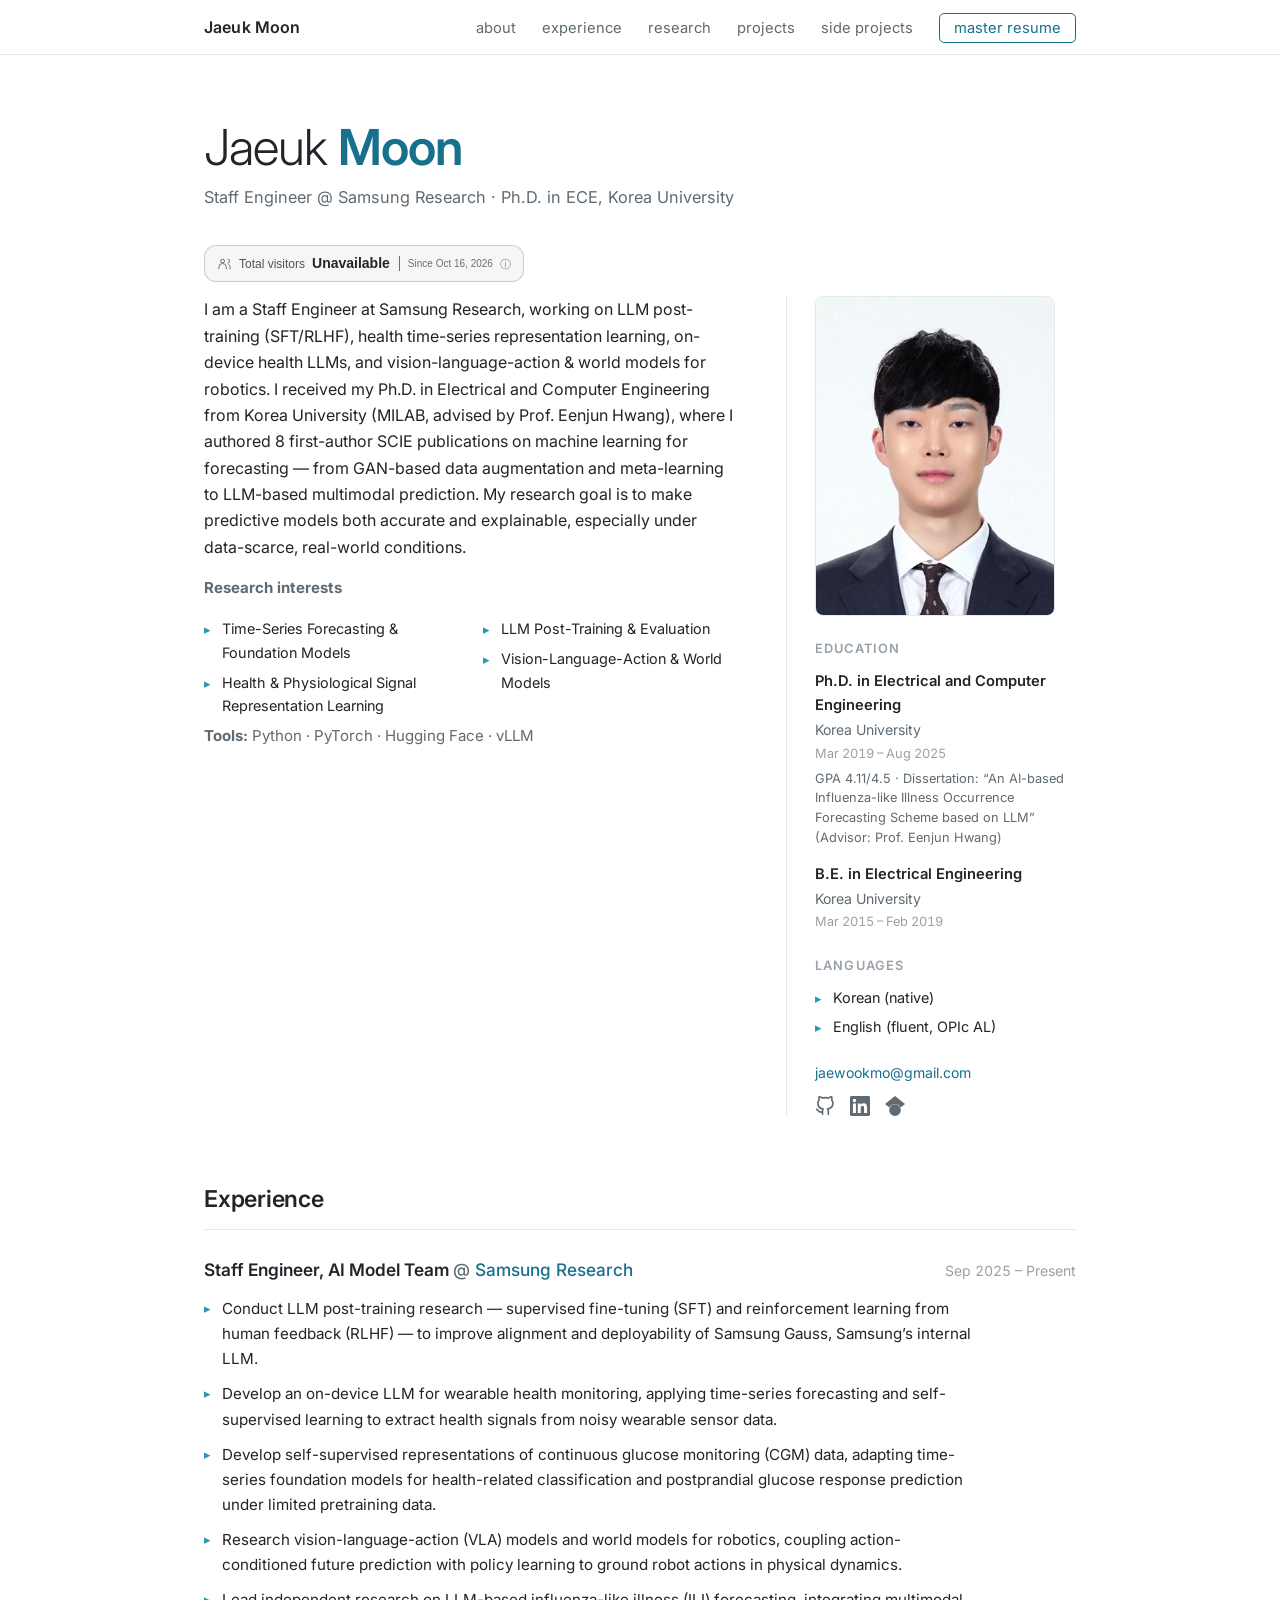
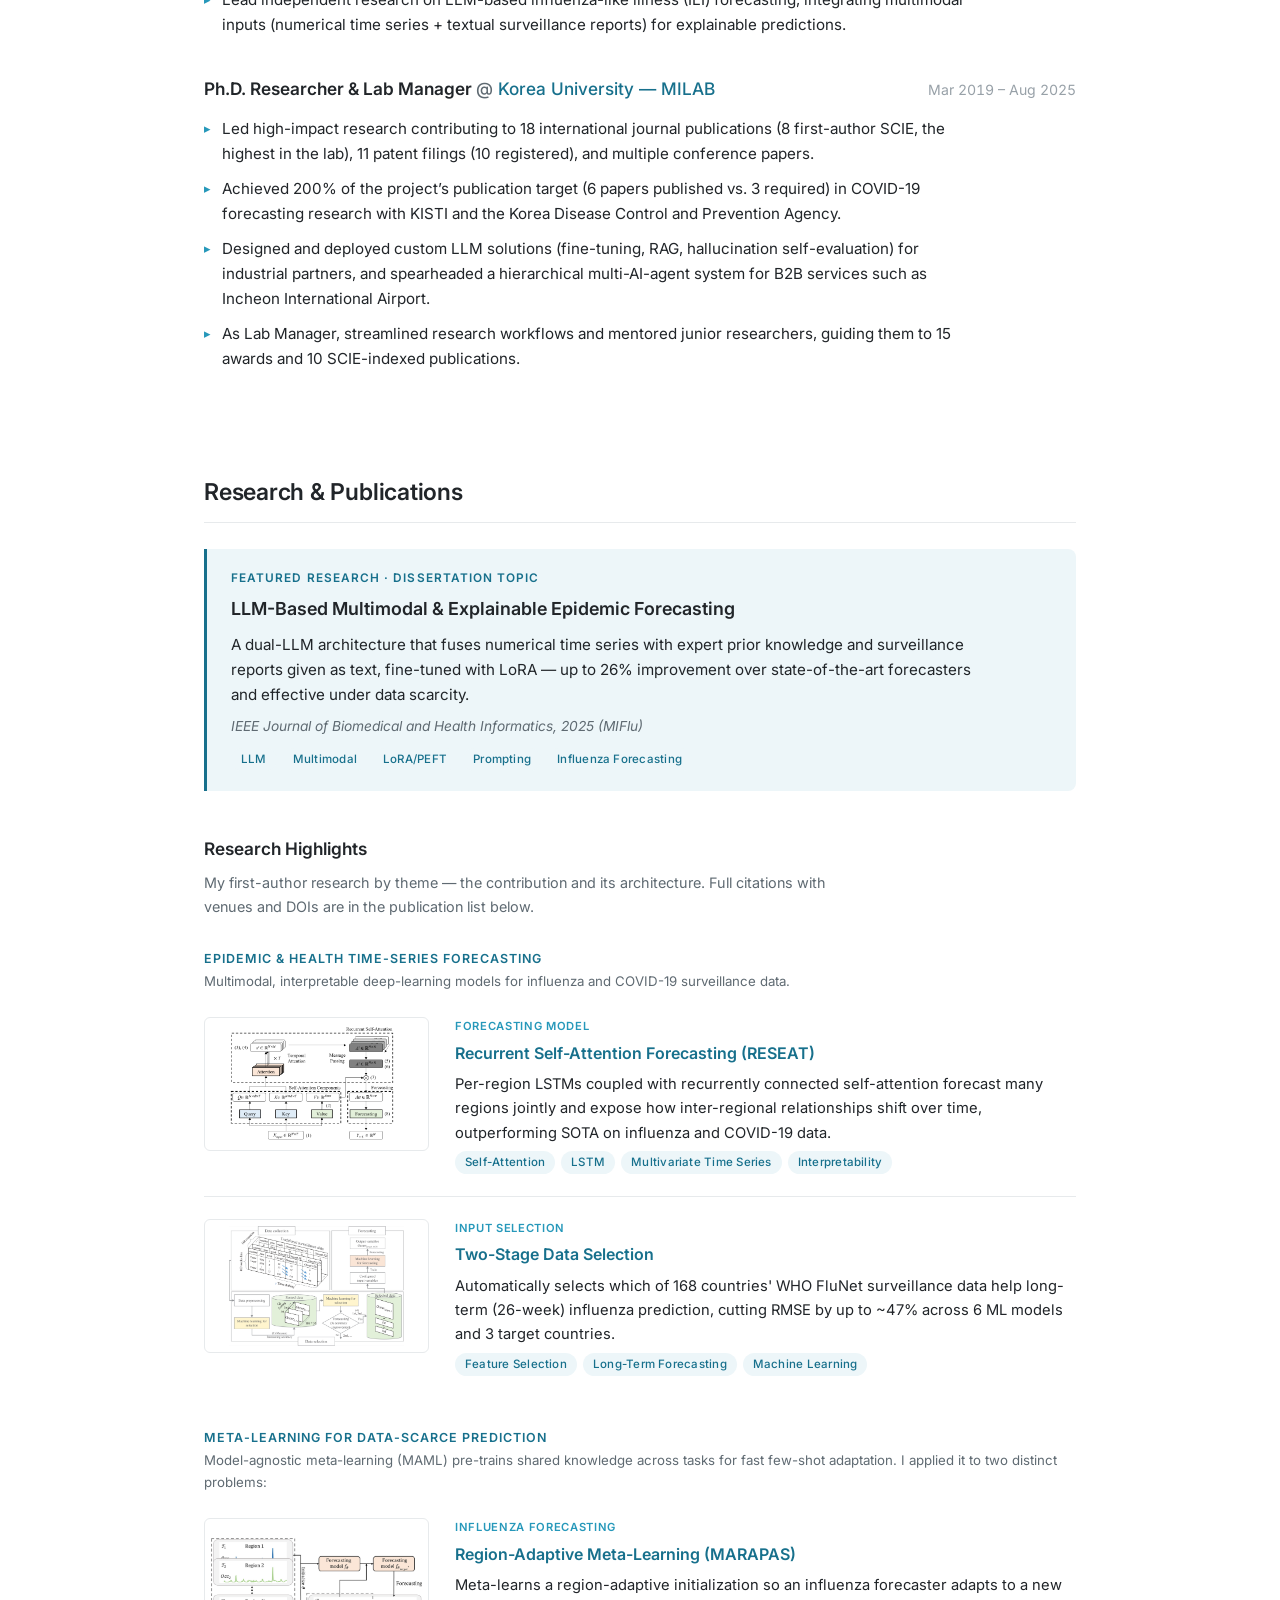
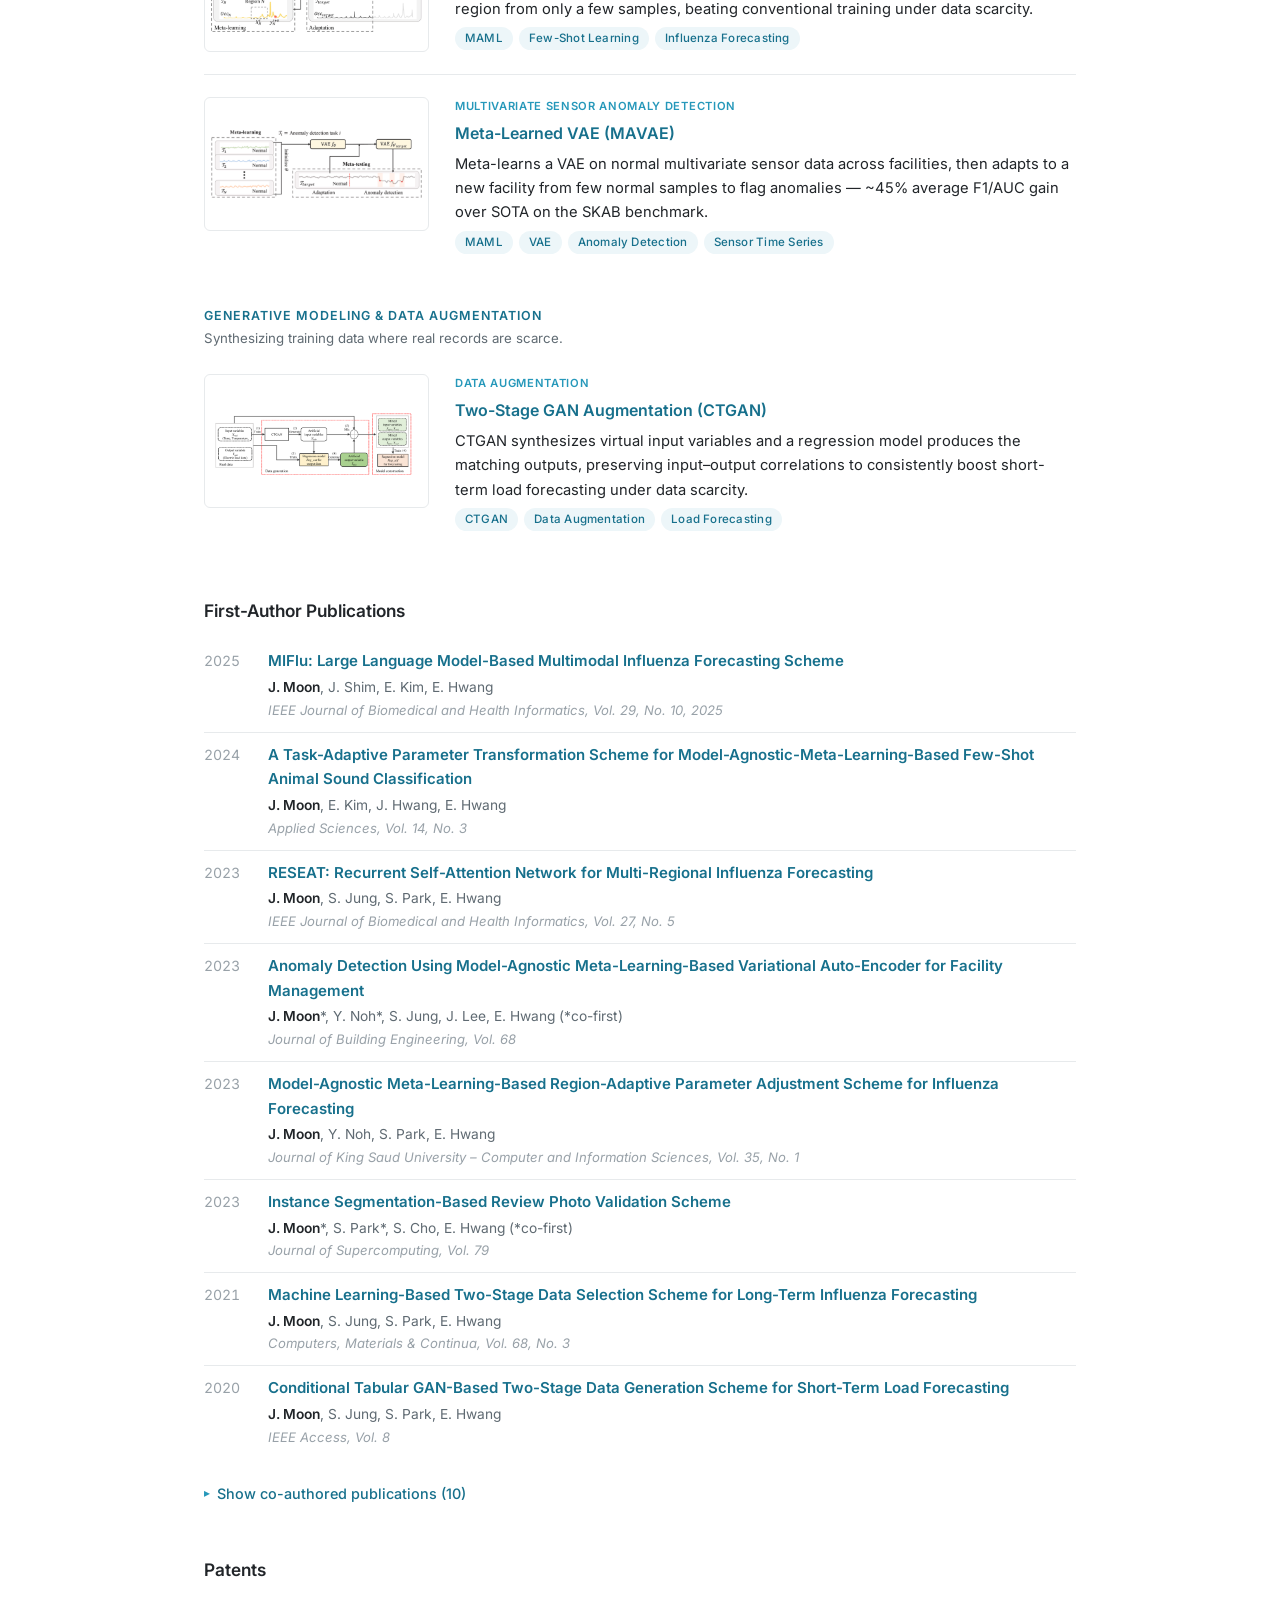
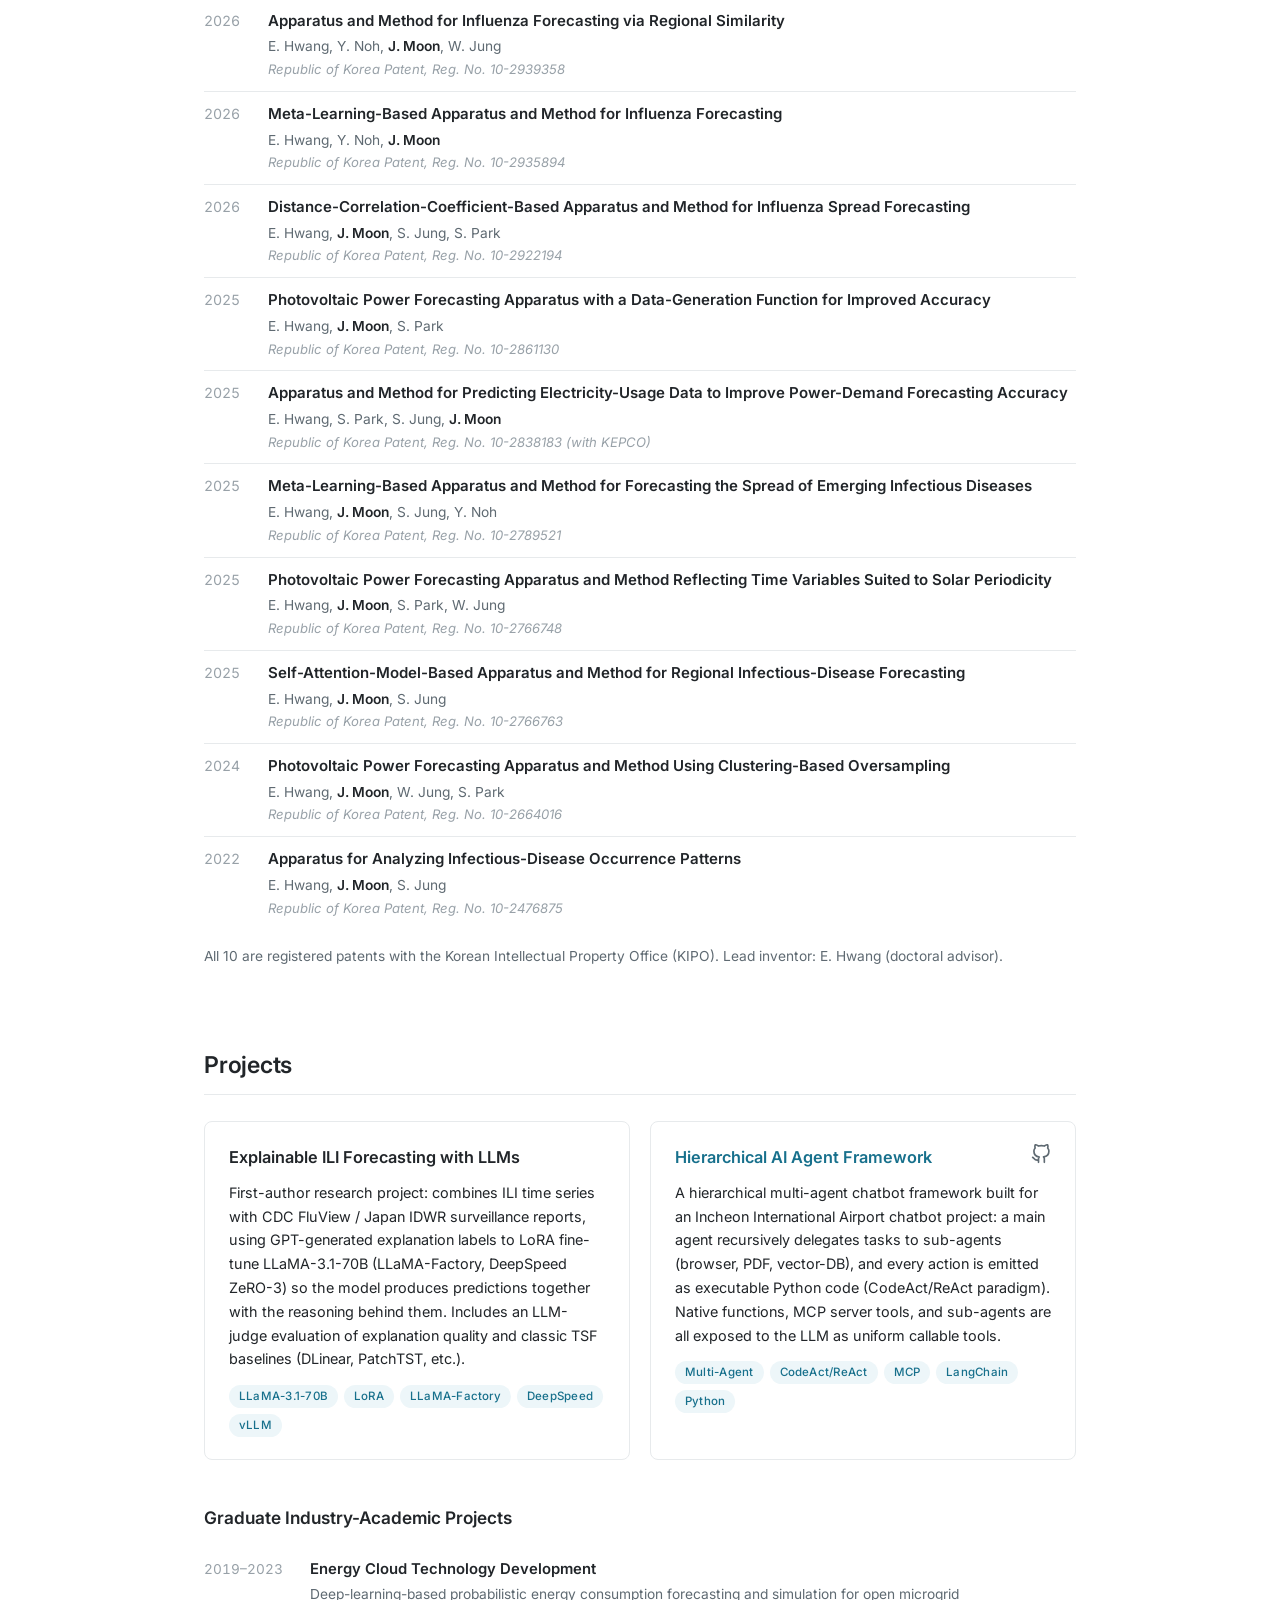
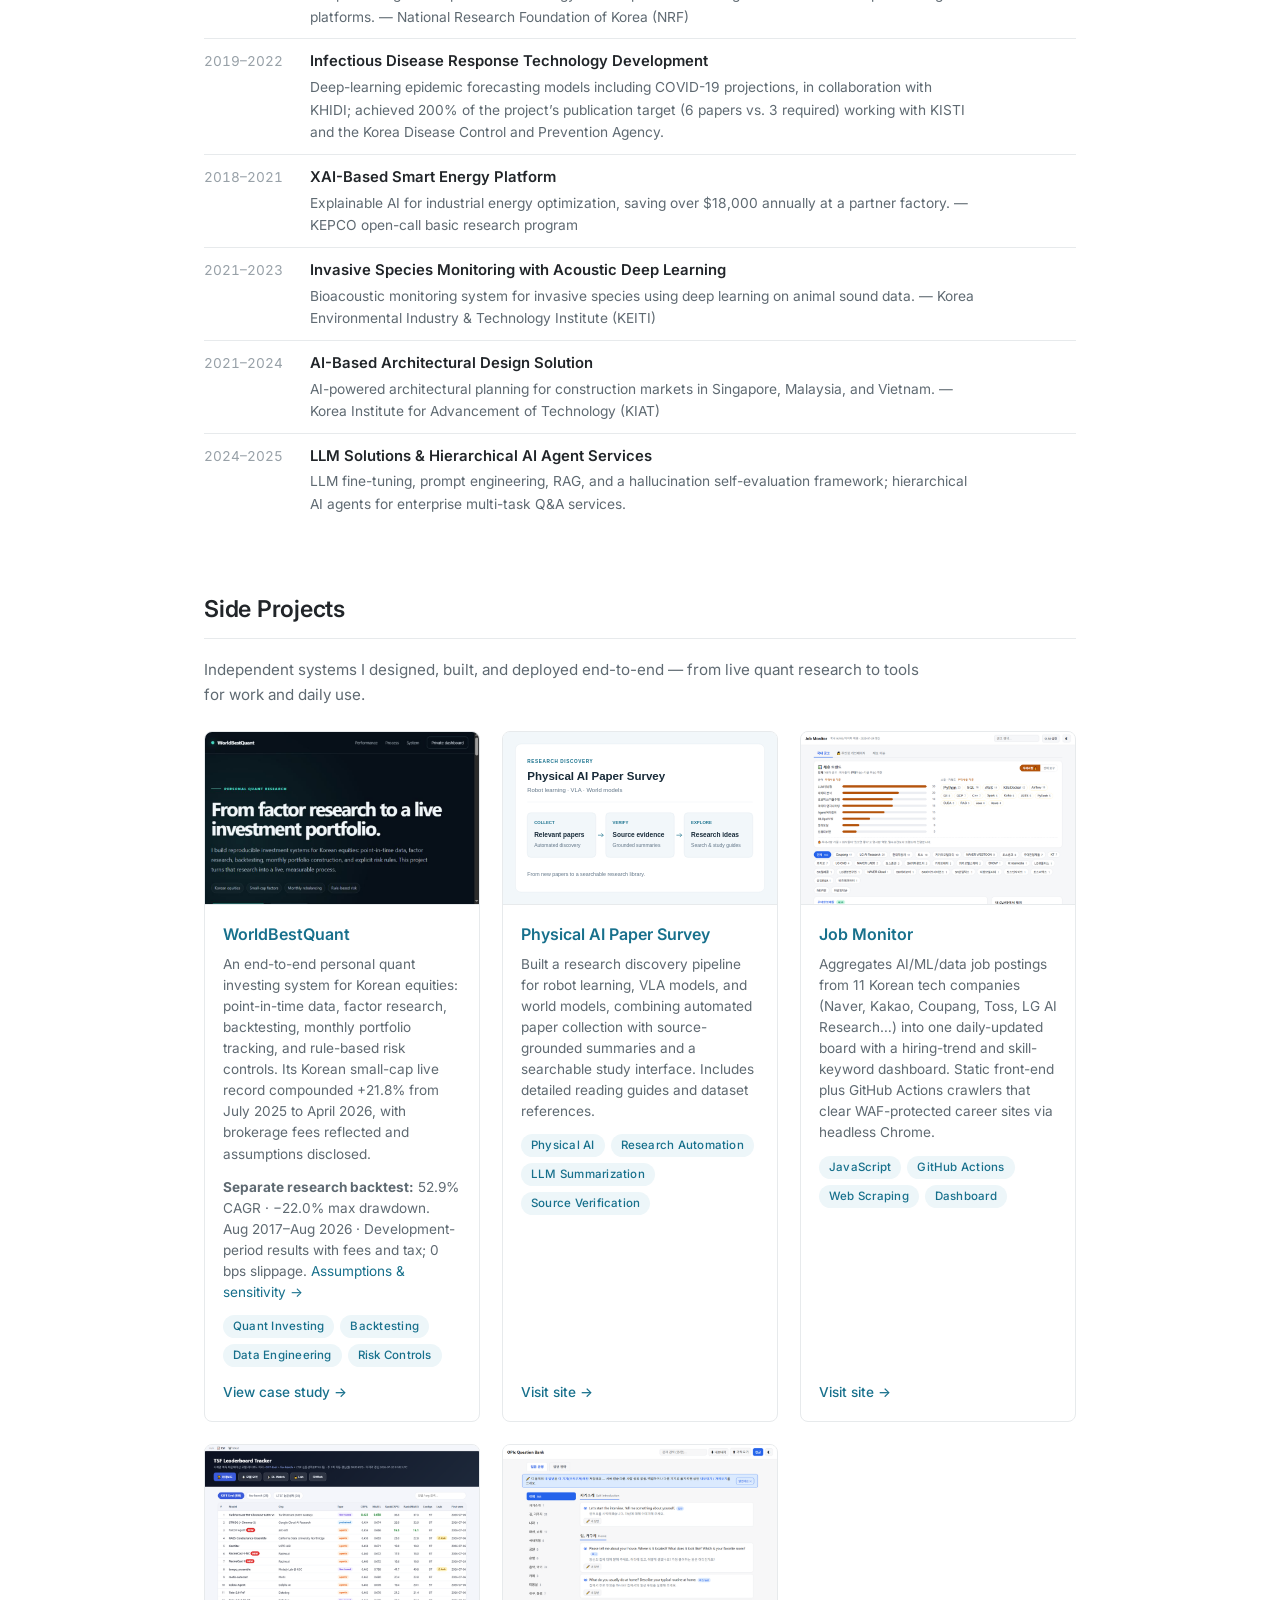
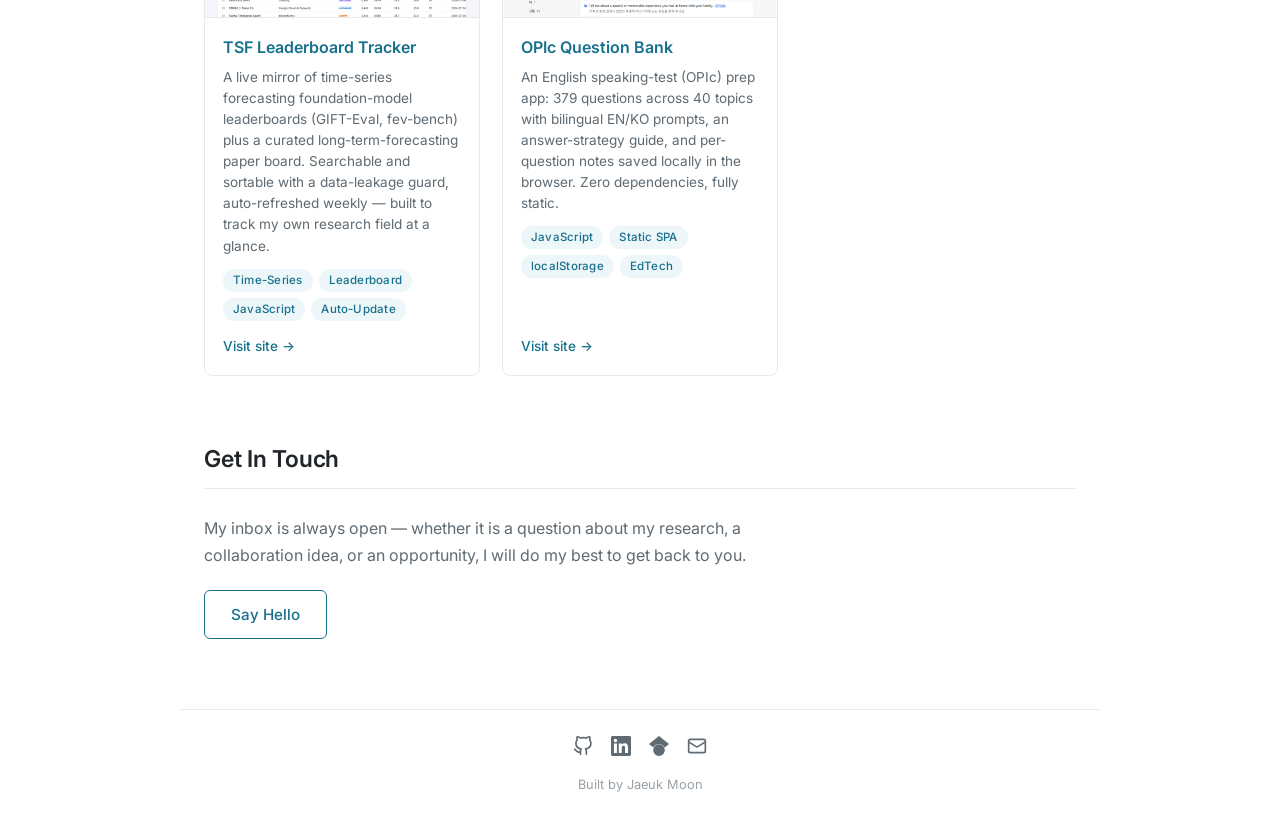
<file: index.html>
<!DOCTYPE html>
<html lang="en">
<head>
  <meta charset="UTF-8" />
  <meta name="viewport" content="width=device-width, initial-scale=1.0" />
  <title>Jaeuk Moon — Staff Engineer, Samsung Research</title>
  <meta name="description" content="Jaeuk Moon — Staff Engineer at Samsung Research. LLM post-training, time-series forecasting, and world models. Ph.D. in ECE from Korea University with 8 first-author SCIE publications." />

  <!-- Open Graph -->
  <meta property="og:title" content="Jaeuk Moon — Staff Engineer, Samsung Research" />
  <meta property="og:description" content="LLM post-training, time-series forecasting, and world models. Ph.D. in ECE from Korea University with 8 first-author SCIE publications." />
  <meta property="og:type" content="website" />
  <meta property="og:url" content="https://jaeukmoon.github.io" />
  <meta name="twitter:card" content="summary" />
  <meta name="twitter:title" content="Jaeuk Moon — Staff Engineer, Samsung Research" />
  <meta name="twitter:description" content="LLM post-training, time-series forecasting, and world models." />

  <link rel="icon" type="image/svg+xml" href="assets/favicon.svg" />

  <link rel="preconnect" href="https://fonts.googleapis.com" />
  <link rel="preconnect" href="https://fonts.gstatic.com" crossorigin />
  <link href="https://fonts.googleapis.com/css2?family=Inter:wght@300;400;500;600;700&display=swap" rel="stylesheet" />

  <link rel="stylesheet" href="css/style.css" />
<script defer src="/visitor-counter.js" data-site="portfolio"></script>
</head>
<body>
  <a class="skip-link" href="#content">Skip to Content</a>

  <!-- ===== Header / Nav ===== -->
  <header class="nav" id="nav">
    <div class="nav__inner">
      <a class="nav__name" href="#top">Jaeuk Moon</a>
      <button class="nav__hamburger" id="hamburger" aria-label="Menu" aria-expanded="false" aria-controls="nav-menu">
        <span></span><span></span><span></span>
      </button>
      <nav aria-label="Primary">
        <ul class="nav__links" id="nav-menu">
          <li><a href="#about">about</a></li>
          <li><a href="#experience">experience</a></li>
          <li><a href="#research">research</a></li>
          <li><a href="#projects">projects</a></li>
          <li><a href="#builds">side projects</a></li>
          <li><a class="nav__resume" href="assets/master-resume.pdf" download="Jaeuk_Moon_Master_Resume.pdf" aria-label="Download master resume (PDF)">master resume</a></li>
        </ul>
      </nav>
    </div>
  </header>

  <!-- ===== Main ===== -->
  <main id="content">

    <!-- About / intro -->
    <section id="about" class="section section--intro" aria-label="Introduction">
      <h1 class="intro__name">Jaeuk <b>Moon</b></h1>
      <p class="intro__tagline">Staff Engineer @ Samsung Research &middot; Ph.D. in ECE, Korea University</p>

      <div class="intro__grid">
        <div class="intro__text">
          <p>
            I am a Staff Engineer at Samsung Research, working on LLM post-training (SFT/RLHF),
            health time-series representation learning, on-device health LLMs,
            and vision-language-action &amp; world models for robotics.
            I received my Ph.D. in Electrical and Computer Engineering from Korea University
            (MILAB, advised by Prof. Eenjun Hwang), where I authored 8 first-author SCIE
            publications on machine learning for forecasting — from GAN-based data augmentation
            and meta-learning to LLM-based multimodal prediction. My research goal is to make
            predictive models both accurate and explainable, especially under data-scarce,
            real-world conditions.
          </p>
          <p class="intro__skills-lead"><strong>Research interests</strong></p>
          <div class="intro__skills">
            <ul class="tick-list">
              <li>Time-Series Forecasting &amp; Foundation Models</li>
              <li>Health &amp; Physiological Signal Representation Learning</li>
            </ul>
            <ul class="tick-list">
              <li>LLM Post-Training &amp; Evaluation</li>
              <li>Vision-Language-Action &amp; World Models</li>
            </ul>
          </div>
          <p class="intro__skills-lead"><strong>Tools:</strong> Python · PyTorch · Hugging Face · vLLM</p>
        </div>

        <aside class="intro__aside" aria-label="Profile and education">
          <img class="intro__photo" src="assets/profile.jpg" alt="Portrait of Jaeuk Moon" width="354" height="472">
          <h2 class="aside__heading">Education</h2>
          <div class="edu-item">
            <p class="edu-item__degree">Ph.D. in Electrical and Computer Engineering</p>
            <p class="edu-item__school">Korea University</p>
            <p class="edu-item__period">Mar 2019 – Aug 2025</p>
            <p class="edu-item__details">GPA 4.11/4.5 · Dissertation: “An AI-based Influenza-like Illness Occurrence Forecasting Scheme based on LLM” (Advisor: Prof. Eenjun Hwang)</p>
          </div>
          <div class="edu-item">
            <p class="edu-item__degree">B.E. in Electrical Engineering</p>
            <p class="edu-item__school">Korea University</p>
            <p class="edu-item__period">Mar 2015 – Feb 2019</p>
          </div>
          <h2 class="aside__heading">Languages</h2>
          <ul class="tick-list">
            <li>Korean (native)</li>
            <li>English (fluent, OPIc AL)</li>
          </ul>
          <div class="intro__contacts">
            <a href="mailto:jaewookmo@gmail.com">jaewookmo@gmail.com</a>
          </div>
          <div class="intro__social" aria-label="Profiles">
            <a href="https://github.com/jaeukmoon" target="_blank" rel="noreferrer noopener" aria-label="GitHub">
              <svg xmlns="http://www.w3.org/2000/svg" role="img" viewBox="0 0 24 24" fill="none" stroke="currentColor" stroke-width="2" stroke-linecap="round" stroke-linejoin="round"><title>GitHub</title><path d="M9 19c-5 1.5-5-2.5-7-3m14 6v-3.87a3.37 3.37 0 0 0-.94-2.61c3.14-.35 6.44-1.54 6.44-7A5.44 5.44 0 0 0 20 4.77 5.07 5.07 0 0 0 19.91 1S18.73.65 16 2.48a13.38 13.38 0 0 0-7 0C6.27.65 5.09 1 5.09 1A5.07 5.07 0 0 0 5 4.77a5.44 5.44 0 0 0-1.5 3.78c0 5.42 3.3 6.61 6.44 7A3.37 3.37 0 0 0 9 18.13V22"></path></svg>
            </a>
            <a href="https://www.linkedin.com/in/jaeuk-moon-0128b9249/" target="_blank" rel="noreferrer noopener" aria-label="LinkedIn">
              <svg xmlns="http://www.w3.org/2000/svg" role="img" viewBox="0 0 24 24" fill="currentColor"><title>LinkedIn</title><path d="M20.447 20.452h-3.554v-5.569c0-1.328-.027-3.037-1.852-3.037-1.853 0-2.136 1.445-2.136 2.939v5.667H9.351V9h3.414v1.561h.046c.477-.9 1.637-1.85 3.37-1.85 3.601 0 4.267 2.37 4.267 5.455v6.286zM5.337 7.433a2.062 2.062 0 01-2.063-2.065 2.064 2.064 0 112.063 2.065zm1.782 13.019H3.555V9h3.564v11.452zM22.225 0H1.771C.792 0 0 .774 0 1.729v20.542C0 23.227.792 24 1.771 24h20.451C23.2 24 24 23.227 24 22.271V1.729C24 .774 23.2 0 22.225 0z"></path></svg>
            </a>
            <a href="https://scholar.google.com/citations?user=rcvn-mQAAAAJ&hl=ko" target="_blank" rel="noreferrer noopener" aria-label="Google Scholar">
              <svg xmlns="http://www.w3.org/2000/svg" role="img" viewBox="0 0 24 24" fill="currentColor"><title>Google Scholar</title><path d="M5.242 13.769L0 9.5 12 0l12 9.5-5.242 4.269C17.548 11.249 14.978 9.5 12 9.5c-2.977 0-5.548 1.748-6.758 4.269zM12 10a7 7 0 1 0 0 14 7 7 0 0 0 0-14z"></path></svg>
            </a>
          </div>
        </aside>
      </div>
    </section>

    <!-- Experience -->
    <section id="experience" class="section">
      <h2 class="section__heading">Experience</h2>

      <article class="job">
        <div class="job__head">
          <h3 class="job__title">Staff Engineer, AI Model Team <span class="job__company">@ <a href="https://research.samsung.com" target="_blank" rel="noreferrer noopener">Samsung Research</a></span></h3>
          <p class="job__period">Sep 2025 – Present</p>
        </div>
        <ul class="tick-list tick-list--roomy">
          <li>Conduct LLM post-training research — supervised fine-tuning (SFT) and reinforcement learning from human feedback (RLHF) — to improve alignment and deployability of Samsung Gauss, Samsung’s internal LLM.</li>
          <li>Develop an on-device LLM for wearable health monitoring, applying time-series forecasting and self-supervised learning to extract health signals from noisy wearable sensor data.</li>
          <li>Develop self-supervised representations of continuous glucose monitoring (CGM) data, adapting time-series foundation models for health-related classification and postprandial glucose response prediction under limited pretraining data.</li>
          <li>Research vision-language-action (VLA) models and world models for robotics, coupling action-conditioned future prediction with policy learning to ground robot actions in physical dynamics.</li>
          <li>Lead independent research on LLM-based influenza-like illness (ILI) forecasting, integrating multimodal inputs (numerical time series + textual surveillance reports) for explainable predictions.</li>
        </ul>
      </article>

      <article class="job">
        <div class="job__head">
          <h3 class="job__title">Ph.D. Researcher &amp; Lab Manager <span class="job__company">@ <a href="https://korea.ac.kr" target="_blank" rel="noreferrer noopener">Korea University — MILAB</a></span></h3>
          <p class="job__period">Mar 2019 – Aug 2025</p>
        </div>
        <ul class="tick-list tick-list--roomy">
          <li>Led high-impact research contributing to 18 international journal publications (8 first-author SCIE, the highest in the lab), 11 patent filings (10 registered), and multiple conference papers.</li>
          <li>Achieved 200% of the project’s publication target (6 papers published vs. 3 required) in COVID-19 forecasting research with KISTI and the Korea Disease Control and Prevention Agency.</li>
          <li>Designed and deployed custom LLM solutions (fine-tuning, RAG, hallucination self-evaluation) for industrial partners, and spearheaded a hierarchical multi-AI-agent system for B2B services such as Incheon International Airport.</li>
          <li>As Lab Manager, streamlined research workflows and mentored junior researchers, guiding them to 15 awards and 10 SCIE-indexed publications.</li>
        </ul>
      </article>
    </section>

    <!-- Research & Publications -->
    <section id="research" class="section">
      <h2 class="section__heading">Research &amp; Publications</h2>

      <div class="highlight" role="note">
        <p class="highlight__overline">Featured Research · Dissertation Topic</p>
        <h3 class="highlight__title">LLM-Based Multimodal &amp; Explainable Epidemic Forecasting</h3>
        <p class="highlight__desc">A dual-LLM architecture that fuses numerical time series with expert prior knowledge and surveillance reports given as text, fine-tuned with LoRA — up to 26% improvement over state-of-the-art forecasters and effective under data scarcity.</p>
        <p class="highlight__venue">IEEE Journal of Biomedical and Health Informatics, 2025 (MIFlu)</p>
        <ul class="tags">
          <li>LLM</li><li>Multimodal</li><li>LoRA/PEFT</li><li>Prompting</li><li>Influenza Forecasting</li>
        </ul>
      </div>

      <h3 class="subheading">Research Highlights</h3>
      <p class="section-lead">My first-author research by theme — the contribution and its architecture. Full citations with venues and DOIs are in the publication list below.</p>

      <div class="paper-group">
        <p class="paper-group__label">Epidemic &amp; Health Time-Series Forecasting</p>
        <p class="paper-group__note">Multimodal, interpretable deep-learning models for influenza and COVID-19 surveillance data.</p>
        <ul class="papers">
          <li class="paper">
            <a class="paper__thumb" href="https://doi.org/10.1109/JBHI.2023.3247687" target="_blank" rel="noreferrer noopener" aria-label="RESEAT figure">
              <img src="assets/research/reseat-architecture.png" alt="Overall architecture of RESEAT: input time series is projected to query, key and value; temporal self-attention produces per-step inter-regional attention maps that are recurrently connected by message passing, and the aggregated attention drives the multi-regional forecasting output" loading="lazy">
            </a>
            <div class="paper__body">
              <p class="paper__eyebrow">Forecasting model</p>
              <h3 class="paper__title"><a href="https://doi.org/10.1109/JBHI.2023.3247687" target="_blank" rel="noreferrer noopener">Recurrent Self-Attention Forecasting (RESEAT)</a></h3>
              <p class="paper__desc">Per-region LSTMs coupled with recurrently connected self-attention forecast many regions jointly and expose how inter-regional relationships shift over time, outperforming SOTA on influenza and COVID-19 data.</p>
              <ul class="tags"><li>Self-Attention</li><li>LSTM</li><li>Multivariate Time Series</li><li>Interpretability</li></ul>
            </div>
          </li>

          <li class="paper">
            <a class="paper__thumb" href="https://doi.org/10.32604/cmc.2021.017435" target="_blank" rel="noreferrer noopener" aria-label="Data selection figure">
              <img src="assets/research/cmc-selection.png" alt="Two-stage machine-learning data selection framework: multi-country surveillance data is preprocessed, ranked and filtered by forecasting accuracy, then the selected subset feeds the forecasting model" loading="lazy">
            </a>
            <div class="paper__body">
              <p class="paper__eyebrow">Input selection</p>
              <h3 class="paper__title"><a href="https://doi.org/10.32604/cmc.2021.017435" target="_blank" rel="noreferrer noopener">Two-Stage Data Selection</a></h3>
              <p class="paper__desc">Automatically selects which of 168 countries' WHO FluNet surveillance data help long-term (26-week) influenza prediction, cutting RMSE by up to ~47% across 6 ML models and 3 target countries.</p>
              <ul class="tags"><li>Feature Selection</li><li>Long-Term Forecasting</li><li>Machine Learning</li></ul>
            </div>
          </li>
        </ul>
      </div>

      <div class="paper-group">
        <p class="paper-group__label">Meta-Learning for Data-Scarce Prediction</p>
        <p class="paper-group__note">Model-agnostic meta-learning (MAML) pre-trains shared knowledge across tasks for fast few-shot adaptation. I applied it to two distinct problems:</p>
        <ul class="papers">
          <li class="paper">
            <a class="paper__thumb" href="https://doi.org/10.1016/j.jksuci.2022.11.009" target="_blank" rel="noreferrer noopener" aria-label="MARAPAS figure">
              <img src="assets/research/marapas-architecture.png" alt="Overall architecture of the region-adaptive meta-learning forecasting framework: a forecasting model is meta-learned across influenza tasks from multiple regions, then adapted with few samples to a target region" loading="lazy">
            </a>
            <div class="paper__body">
              <p class="paper__eyebrow">Influenza forecasting</p>
              <h3 class="paper__title"><a href="https://doi.org/10.1016/j.jksuci.2022.11.009" target="_blank" rel="noreferrer noopener">Region-Adaptive Meta-Learning (MARAPAS)</a></h3>
              <p class="paper__desc">Meta-learns a region-adaptive initialization so an influenza forecaster adapts to a new region from only a few samples, beating conventional training under data scarcity.</p>
              <ul class="tags"><li>MAML</li><li>Few-Shot Learning</li><li>Influenza Forecasting</li></ul>
            </div>
          </li>

          <li class="paper">
            <a class="paper__thumb" href="https://doi.org/10.1016/j.jobe.2023.106099" target="_blank" rel="noreferrer noopener" aria-label="MAVAE figure">
              <img src="assets/research/mavae.png" alt="MAVAE framework: a VAE is meta-learned on normal data from multiple anomaly-detection tasks, then adapted to a target facility with few normal samples to detect anomalies" loading="lazy">
            </a>
            <div class="paper__body">
              <p class="paper__eyebrow">Multivariate sensor anomaly detection</p>
              <h3 class="paper__title"><a href="https://doi.org/10.1016/j.jobe.2023.106099" target="_blank" rel="noreferrer noopener">Meta-Learned VAE (MAVAE)</a></h3>
              <p class="paper__desc">Meta-learns a VAE on normal multivariate sensor data across facilities, then adapts to a new facility from few normal samples to flag anomalies — ~45% average F1/AUC gain over SOTA on the SKAB benchmark.</p>
              <ul class="tags"><li>MAML</li><li>VAE</li><li>Anomaly Detection</li><li>Sensor Time Series</li></ul>
            </div>
          </li>
        </ul>
      </div>

      <div class="paper-group">
        <p class="paper-group__label">Generative Modeling &amp; Data Augmentation</p>
        <p class="paper-group__note">Synthesizing training data where real records are scarce.</p>
        <ul class="papers">
          <li class="paper">
            <a class="paper__thumb" href="https://doi.org/10.1109/ACCESS.2020.3037063" target="_blank" rel="noreferrer noopener" aria-label="CTGAN figure">
              <img src="assets/research/ctgan-architecture.png" alt="Overall architecture of the proposed CTGAN-based two-stage data generation scheme: CTGAN and a regression model synthesize artificial input and output variables from real data, which are mixed with the real data to train the short-term load-forecasting model" loading="lazy">
            </a>
            <div class="paper__body">
              <p class="paper__eyebrow">Data augmentation</p>
              <h3 class="paper__title"><a href="https://doi.org/10.1109/ACCESS.2020.3037063" target="_blank" rel="noreferrer noopener">Two-Stage GAN Augmentation (CTGAN)</a></h3>
              <p class="paper__desc">CTGAN synthesizes virtual input variables and a regression model produces the matching outputs, preserving input–output correlations to consistently boost short-term load forecasting under data scarcity.</p>
              <ul class="tags"><li>CTGAN</li><li>Data Augmentation</li><li>Load Forecasting</li></ul>
            </div>
          </li>
        </ul>
      </div>

      <!-- Publications list -->
      <div class="publications">
        <h3 class="subheading">First-Author Publications</h3>
        <ol class="pub-list" reversed>
          <li class="pub">
            <span class="pub__year">2025</span>
            <div class="pub__body">
              <p class="pub__title"><a href="https://doi.org/10.1109/JBHI.2025.3561214" target="_blank" rel="noreferrer noopener">MIFlu: Large Language Model-Based Multimodal Influenza Forecasting Scheme</a></p>
              <p class="pub__authors"><strong>J. Moon</strong>, J. Shim, E. Kim, E. Hwang</p>
              <p class="pub__venue">IEEE Journal of Biomedical and Health Informatics, Vol. 29, No. 10, 2025</p>
            </div>
          </li>
          <li class="pub">
            <span class="pub__year">2024</span>
            <div class="pub__body">
              <p class="pub__title"><a href="https://doi.org/10.3390/app14031025" target="_blank" rel="noreferrer noopener">A Task-Adaptive Parameter Transformation Scheme for Model-Agnostic-Meta-Learning-Based Few-Shot Animal Sound Classification</a></p>
              <p class="pub__authors"><strong>J. Moon</strong>, E. Kim, J. Hwang, E. Hwang</p>
              <p class="pub__venue">Applied Sciences, Vol. 14, No. 3</p>
            </div>
          </li>
          <li class="pub">
            <span class="pub__year">2023</span>
            <div class="pub__body">
              <p class="pub__title"><a href="https://doi.org/10.1109/JBHI.2023.3247687" target="_blank" rel="noreferrer noopener">RESEAT: Recurrent Self-Attention Network for Multi-Regional Influenza Forecasting</a></p>
              <p class="pub__authors"><strong>J. Moon</strong>, S. Jung, S. Park, E. Hwang</p>
              <p class="pub__venue">IEEE Journal of Biomedical and Health Informatics, Vol. 27, No. 5</p>
            </div>
          </li>
          <li class="pub">
            <span class="pub__year">2023</span>
            <div class="pub__body">
              <p class="pub__title"><a href="https://doi.org/10.1016/j.jobe.2023.106099" target="_blank" rel="noreferrer noopener">Anomaly Detection Using Model-Agnostic Meta-Learning-Based Variational Auto-Encoder for Facility Management</a></p>
              <p class="pub__authors"><strong>J. Moon</strong>*, Y. Noh*, S. Jung, J. Lee, E. Hwang (*co-first)</p>
              <p class="pub__venue">Journal of Building Engineering, Vol. 68</p>
            </div>
          </li>
          <li class="pub">
            <span class="pub__year">2023</span>
            <div class="pub__body">
              <p class="pub__title"><a href="https://doi.org/10.1016/j.jksuci.2022.11.009" target="_blank" rel="noreferrer noopener">Model-Agnostic Meta-Learning-Based Region-Adaptive Parameter Adjustment Scheme for Influenza Forecasting</a></p>
              <p class="pub__authors"><strong>J. Moon</strong>, Y. Noh, S. Park, E. Hwang</p>
              <p class="pub__venue">Journal of King Saud University – Computer and Information Sciences, Vol. 35, No. 1</p>
            </div>
          </li>
          <li class="pub">
            <span class="pub__year">2023</span>
            <div class="pub__body">
              <p class="pub__title"><a href="https://doi.org/10.1007/s11227-022-04784-x" target="_blank" rel="noreferrer noopener">Instance Segmentation-Based Review Photo Validation Scheme</a></p>
              <p class="pub__authors"><strong>J. Moon</strong>*, S. Park*, S. Cho, E. Hwang (*co-first)</p>
              <p class="pub__venue">Journal of Supercomputing, Vol. 79</p>
            </div>
          </li>
          <li class="pub">
            <span class="pub__year">2021</span>
            <div class="pub__body">
              <p class="pub__title"><a href="https://doi.org/10.32604/cmc.2021.017435" target="_blank" rel="noreferrer noopener">Machine Learning-Based Two-Stage Data Selection Scheme for Long-Term Influenza Forecasting</a></p>
              <p class="pub__authors"><strong>J. Moon</strong>, S. Jung, S. Park, E. Hwang</p>
              <p class="pub__venue">Computers, Materials &amp; Continua, Vol. 68, No. 3</p>
            </div>
          </li>
          <li class="pub">
            <span class="pub__year">2020</span>
            <div class="pub__body">
              <p class="pub__title"><a href="https://doi.org/10.1109/ACCESS.2020.3037063" target="_blank" rel="noreferrer noopener">Conditional Tabular GAN-Based Two-Stage Data Generation Scheme for Short-Term Load Forecasting</a></p>
              <p class="pub__authors"><strong>J. Moon</strong>, S. Jung, S. Park, E. Hwang</p>
              <p class="pub__venue">IEEE Access, Vol. 8</p>
            </div>
          </li>
        </ol>
        <details class="pub-more">
          <summary class="pub-more__toggle">Show co-authored publications (10)</summary>
          <ol class="pub-list">
            <li class="pub">
              <span class="pub__year">2024</span>
              <div class="pub__body">
                <p class="pub__title">Data Generation Scheme for Photovoltaic Power Forecasting Using Wasserstein GAN with Gradient Penalty Combined with Autoencoder and Regression Models</p>
                <p class="pub__authors">S. Park, <strong>J. Moon</strong>, E. Hwang</p>
                <p class="pub__venue">Expert Systems with Applications, Vol. 257</p>
              </div>
            </li>
            <li class="pub">
              <span class="pub__year">2024</span>
              <div class="pub__body">
                <p class="pub__title">FloorDiffusion: Diffusion Model-Based Conditional Floorplan Image Generation Using Parameter-Efficient Fine-Tuning and Image Inpainting</p>
                <p class="pub__authors">J. Shim, <strong>J. Moon</strong>, H. Kim, E. Hwang</p>
                <p class="pub__venue">Journal of Building Engineering, Vol. 95</p>
              </div>
            </li>
            <li class="pub">
              <span class="pub__year">2024</span>
              <div class="pub__body">
                <p class="pub__title">Zero-Shot Photovoltaic Power Forecasting Based on a Deep Learning Model and Correlation Coefficient</p>
                <p class="pub__authors">S. Park, <strong>J. Moon</strong>, S. Jung, E. Hwang</p>
                <p class="pub__venue">International Journal of Energy Research</p>
              </div>
            </li>
            <li class="pub">
              <span class="pub__year">2024</span>
              <div class="pub__body">
                <p class="pub__title">Explainable Influenza Forecasting Scheme Using Distance-Correlation-Coefficient-Based Feature Selection</p>
                <p class="pub__authors">S. Park, <strong>J. Moon</strong>, S. Jung, E. Hwang</p>
                <p class="pub__venue">Data &amp; Knowledge Engineering, Vol. 149</p>
              </div>
            </li>
            <li class="pub">
              <span class="pub__year">2023</span>
              <div class="pub__body">
                <p class="pub__title">Graph Structure Construction-Based Neural Network Model for Multivariate Time-Series Forecasting</p>
                <p class="pub__authors">W. Jung, <strong>J. Moon</strong>, D. Kim, E. Hwang</p>
                <p class="pub__venue">Computers, Materials &amp; Continua, Vol. 75, No. 3</p>
              </div>
            </li>
            <li class="pub">
              <span class="pub__year">2023</span>
              <div class="pub__body">
                <p class="pub__title">DualDiscWaveGAN-Based Data Augmentation Scheme for Animal Sound Classification</p>
                <p class="pub__authors">E. Kim, <strong>J. Moon</strong>, J. Shim, E. Hwang</p>
                <p class="pub__venue">Sensors, Vol. 23, No. 4</p>
              </div>
            </li>
            <li class="pub">
              <span class="pub__year">2023</span>
              <div class="pub__body">
                <p class="pub__title">Predicting Invasive Species Distributions Using Incremental Ensemble-Based Pseudo-Labeling</p>
                <p class="pub__authors">E. Kim, <strong>J. Moon</strong>, J. Shim, E. Hwang</p>
                <p class="pub__venue">Ecological Informatics, Vol. 79</p>
              </div>
            </li>
            <li class="pub">
              <span class="pub__year">2022</span>
              <div class="pub__body">
                <p class="pub__title">Self-Attention-Based Deep Learning Network for Regional Influenza Forecasting</p>
                <p class="pub__authors">S. Jung, <strong>J. Moon</strong>, S. Park, E. Hwang</p>
                <p class="pub__venue">IEEE Journal of Biomedical and Health Informatics, Vol. 26, No. 2</p>
              </div>
            </li>
            <li class="pub">
              <span class="pub__year">2022</span>
              <div class="pub__body">
                <p class="pub__title">VAPER: A Deep Learning Model for Explainable Probabilistic Regression</p>
                <p class="pub__authors">S. Jung, Y. Noh, <strong>J. Moon</strong>, E. Hwang</p>
                <p class="pub__venue">Journal of Computational Science, Vol. 62</p>
              </div>
            </li>
            <li class="pub">
              <span class="pub__year">2020</span>
              <div class="pub__body">
                <p class="pub__title">Cluster-Based Analysis of Infectious Disease Occurrences Using Tensor Decomposition: A Case Study of South Korea</p>
                <p class="pub__authors">S. Jung, <strong>J. Moon</strong>, E. Hwang</p>
                <p class="pub__venue">International Journal of Environmental Research and Public Health, Vol. 17, No. 13</p>
              </div>
            </li>
          </ol>
        </details>
      </div>

      <!-- ===== Patents (10 registered; source: KIPRIS export 2026-07-25) ===== -->
      <div class="publications">
        <h3 class="subheading">Patents</h3>
        <ol class="pub-list" reversed>
          <li class="pub">
            <span class="pub__year">2026</span>
            <div class="pub__body">
              <p class="pub__title">Apparatus and Method for Influenza Forecasting via Regional Similarity</p>
              <p class="pub__authors">E. Hwang, Y. Noh, <strong>J. Moon</strong>, W. Jung</p>
              <p class="pub__venue">Republic of Korea Patent, Reg. No. 10-2939358</p>
            </div>
          </li>
          <li class="pub">
            <span class="pub__year">2026</span>
            <div class="pub__body">
              <p class="pub__title">Meta-Learning-Based Apparatus and Method for Influenza Forecasting</p>
              <p class="pub__authors">E. Hwang, Y. Noh, <strong>J. Moon</strong></p>
              <p class="pub__venue">Republic of Korea Patent, Reg. No. 10-2935894</p>
            </div>
          </li>
          <li class="pub">
            <span class="pub__year">2026</span>
            <div class="pub__body">
              <p class="pub__title">Distance-Correlation-Coefficient-Based Apparatus and Method for Influenza Spread Forecasting</p>
              <p class="pub__authors">E. Hwang, <strong>J. Moon</strong>, S. Jung, S. Park</p>
              <p class="pub__venue">Republic of Korea Patent, Reg. No. 10-2922194</p>
            </div>
          </li>
          <li class="pub">
            <span class="pub__year">2025</span>
            <div class="pub__body">
              <p class="pub__title">Photovoltaic Power Forecasting Apparatus with a Data-Generation Function for Improved Accuracy</p>
              <p class="pub__authors">E. Hwang, <strong>J. Moon</strong>, S. Park</p>
              <p class="pub__venue">Republic of Korea Patent, Reg. No. 10-2861130</p>
            </div>
          </li>
          <li class="pub">
            <span class="pub__year">2025</span>
            <div class="pub__body">
              <p class="pub__title">Apparatus and Method for Predicting Electricity-Usage Data to Improve Power-Demand Forecasting Accuracy</p>
              <p class="pub__authors">E. Hwang, S. Park, S. Jung, <strong>J. Moon</strong></p>
              <p class="pub__venue">Republic of Korea Patent, Reg. No. 10-2838183 (with KEPCO)</p>
            </div>
          </li>
          <li class="pub">
            <span class="pub__year">2025</span>
            <div class="pub__body">
              <p class="pub__title">Meta-Learning-Based Apparatus and Method for Forecasting the Spread of Emerging Infectious Diseases</p>
              <p class="pub__authors">E. Hwang, <strong>J. Moon</strong>, S. Jung, Y. Noh</p>
              <p class="pub__venue">Republic of Korea Patent, Reg. No. 10-2789521</p>
            </div>
          </li>
          <li class="pub">
            <span class="pub__year">2025</span>
            <div class="pub__body">
              <p class="pub__title">Photovoltaic Power Forecasting Apparatus and Method Reflecting Time Variables Suited to Solar Periodicity</p>
              <p class="pub__authors">E. Hwang, <strong>J. Moon</strong>, S. Park, W. Jung</p>
              <p class="pub__venue">Republic of Korea Patent, Reg. No. 10-2766748</p>
            </div>
          </li>
          <li class="pub">
            <span class="pub__year">2025</span>
            <div class="pub__body">
              <p class="pub__title">Self-Attention-Model-Based Apparatus and Method for Regional Infectious-Disease Forecasting</p>
              <p class="pub__authors">E. Hwang, <strong>J. Moon</strong>, S. Jung</p>
              <p class="pub__venue">Republic of Korea Patent, Reg. No. 10-2766763</p>
            </div>
          </li>
          <li class="pub">
            <span class="pub__year">2024</span>
            <div class="pub__body">
              <p class="pub__title">Photovoltaic Power Forecasting Apparatus and Method Using Clustering-Based Oversampling</p>
              <p class="pub__authors">E. Hwang, <strong>J. Moon</strong>, W. Jung, S. Park</p>
              <p class="pub__venue">Republic of Korea Patent, Reg. No. 10-2664016</p>
            </div>
          </li>
          <li class="pub">
            <span class="pub__year">2022</span>
            <div class="pub__body">
              <p class="pub__title">Apparatus for Analyzing Infectious-Disease Occurrence Patterns</p>
              <p class="pub__authors">E. Hwang, <strong>J. Moon</strong>, S. Jung</p>
              <p class="pub__venue">Republic of Korea Patent, Reg. No. 10-2476875</p>
            </div>
          </li>
        </ol>
        <p class="pub-note">All 10 are registered patents with the Korean Intellectual Property Office (KIPO). Lead inventor: E. Hwang (doctoral advisor).</p>
      </div>
    </section>

    <!-- Projects -->
    <section id="projects" class="section">
      <h2 class="section__heading">Projects</h2>

      <ul class="project-list">
        <li class="project">
          <div class="project__head">
            <h3 class="project__title">Explainable ILI Forecasting with LLMs</h3>
          </div>
          <p class="project__desc">First-author research project: combines ILI time series with CDC FluView / Japan IDWR surveillance reports, using GPT-generated explanation labels to LoRA fine-tune LLaMA-3.1-70B (LLaMA-Factory, DeepSpeed ZeRO-3) so the model produces predictions together with the reasoning behind them. Includes an LLM-judge evaluation of explanation quality and classic TSF baselines (DLinear, PatchTST, etc.).</p>
          <ul class="tags">
            <li>LLaMA-3.1-70B</li><li>LoRA</li><li>LLaMA-Factory</li><li>DeepSpeed</li><li>vLLM</li>
          </ul>
        </li>

        <li class="project">
          <div class="project__head">
            <h3 class="project__title"><a href="https://github.com/JongHwa-Shim/hierarchical_ai_agent" target="_blank" rel="noreferrer noopener">Hierarchical AI Agent Framework</a></h3>
            <a class="project__repo" href="https://github.com/JongHwa-Shim/hierarchical_ai_agent" target="_blank" rel="noreferrer noopener" aria-label="GitHub repository">
              <svg xmlns="http://www.w3.org/2000/svg" role="img" viewBox="0 0 24 24" fill="none" stroke="currentColor" stroke-width="2" stroke-linecap="round" stroke-linejoin="round"><title>GitHub</title><path d="M9 19c-5 1.5-5-2.5-7-3m14 6v-3.87a3.37 3.37 0 0 0-.94-2.61c3.14-.35 6.44-1.54 6.44-7A5.44 5.44 0 0 0 20 4.77 5.07 5.07 0 0 0 19.91 1S18.73.65 16 2.48a13.38 13.38 0 0 0-7 0C6.27.65 5.09 1 5.09 1A5.07 5.07 0 0 0 5 4.77a5.44 5.44 0 0 0-1.5 3.78c0 5.42 3.3 6.61 6.44 7A3.37 3.37 0 0 0 9 18.13V22"></path></svg>
            </a>
          </div>
          <p class="project__desc">A hierarchical multi-agent chatbot framework built for an Incheon International Airport chatbot project: a main agent recursively delegates tasks to sub-agents (browser, PDF, vector-DB), and every action is emitted as executable Python code (CodeAct/ReAct paradigm). Native functions, MCP server tools, and sub-agents are all exposed to the LLM as uniform callable tools.</p>
          <ul class="tags">
            <li>Multi-Agent</li><li>CodeAct/ReAct</li><li>MCP</li><li>LangChain</li><li>Python</li>
          </ul>
        </li>
      </ul>

      <div class="gradproj">
        <h3 class="subheading">Graduate Industry-Academic Projects</h3>
        <ol class="gp-list">
          <li class="gp">
            <span class="gp__period">2019–2023</span>
            <div class="gp__body">
              <p class="gp__title">Energy Cloud Technology Development</p>
              <p class="gp__desc">Deep-learning-based probabilistic energy consumption forecasting and simulation for open microgrid platforms. — National Research Foundation of Korea (NRF)</p>
            </div>
          </li>
          <li class="gp">
            <span class="gp__period">2019–2022</span>
            <div class="gp__body">
              <p class="gp__title">Infectious Disease Response Technology Development</p>
              <p class="gp__desc">Deep-learning epidemic forecasting models including COVID-19 projections, in collaboration with KHIDI; achieved 200% of the project’s publication target (6 papers vs. 3 required) working with KISTI and the Korea Disease Control and Prevention Agency.</p>
            </div>
          </li>
          <li class="gp">
            <span class="gp__period">2018–2021</span>
            <div class="gp__body">
              <p class="gp__title">XAI-Based Smart Energy Platform</p>
              <p class="gp__desc">Explainable AI for industrial energy optimization, saving over $18,000 annually at a partner factory. — KEPCO open-call basic research program</p>
            </div>
          </li>
          <li class="gp">
            <span class="gp__period">2021–2023</span>
            <div class="gp__body">
              <p class="gp__title">Invasive Species Monitoring with Acoustic Deep Learning</p>
              <p class="gp__desc">Bioacoustic monitoring system for invasive species using deep learning on animal sound data. — Korea Environmental Industry &amp; Technology Institute (KEITI)</p>
            </div>
          </li>
          <li class="gp">
            <span class="gp__period">2021–2024</span>
            <div class="gp__body">
              <p class="gp__title">AI-Based Architectural Design Solution</p>
              <p class="gp__desc">AI-powered architectural planning for construction markets in Singapore, Malaysia, and Vietnam. — Korea Institute for Advancement of Technology (KIAT)</p>
            </div>
          </li>
          <li class="gp">
            <span class="gp__period">2024–2025</span>
            <div class="gp__body">
              <p class="gp__title">LLM Solutions &amp; Hierarchical AI Agent Services</p>
              <p class="gp__desc">LLM fine-tuning, prompt engineering, RAG, and a hallucination self-evaluation framework; hierarchical AI agents for enterprise multi-task Q&amp;A services.</p>
            </div>
          </li>
        </ol>
      </div>
    </section>

    <!-- Side Projects (self-built web apps) -->
    <section id="builds" class="section">
      <h2 class="section__heading">Side Projects</h2>
      <p class="builds__lead">Independent systems I designed, built, and deployed end-to-end — from live quant research to tools for work and daily use.</p>

      <ul class="builds">
        <li class="build">
          <a class="build__thumb" href="https://jaeukmoon.github.io/cockpit/" target="_blank" rel="noreferrer noopener" aria-label="Open WorldBestQuant case study">
            <img src="assets/builds/worldbestquant.png" alt="WorldBestQuant landing page showing a 21.8 percent compounded live strategy return from July 2025 to April 2026" loading="lazy" width="880" height="550">
          </a>
          <div class="build__body">
            <h3 class="build__title"><a href="https://jaeukmoon.github.io/cockpit/" target="_blank" rel="noreferrer noopener">WorldBestQuant</a></h3>
            <p class="build__desc">An end-to-end personal quant investing system for Korean equities: point-in-time data, factor research, backtesting, monthly portfolio tracking, and rule-based risk controls. Its Korean small-cap live record compounded +21.8% from July 2025 to April 2026, with brokerage fees reflected and assumptions disclosed.</p>
            <p class="build__desc"><strong>Separate research backtest:</strong> 52.9% CAGR · −22.0% max drawdown.<br>Aug 2017–Aug 2026 · Development-period results with fees and tax; 0 bps slippage. <a href="https://jaeukmoon.github.io/cockpit/#backtest">Assumptions &amp; sensitivity →</a></p>
            <ul class="tags"><li>Quant Investing</li><li>Backtesting</li><li>Data Engineering</li><li>Risk Controls</li></ul>
            <a class="build__link" href="https://jaeukmoon.github.io/cockpit/" target="_blank" rel="noreferrer noopener">View case study &rarr;</a>
          </div>
        </li>

        <li class="build">
          <a class="build__thumb" href="https://jaeukmoon.github.io/wm-survey-site/" target="_blank" rel="noreferrer noopener" aria-label="Open Physical AI Paper Survey">
            <img src="assets/builds/physical-ai-survey.svg" alt="Physical AI Paper Survey workflow: collect papers, verify source evidence, and explore summaries and study guides" loading="lazy" width="880" height="550">
          </a>
          <div class="build__body">
            <h3 class="build__title"><a href="https://jaeukmoon.github.io/wm-survey-site/" target="_blank" rel="noreferrer noopener">Physical AI Paper Survey</a></h3>
            <p class="build__desc">Built a research discovery pipeline for robot learning, VLA models, and world models, combining automated paper collection with source-grounded summaries and a searchable study interface. Includes detailed reading guides and dataset references.</p>
            <ul class="tags"><li>Physical AI</li><li>Research Automation</li><li>LLM Summarization</li><li>Source Verification</li></ul>
            <a class="build__link" href="https://jaeukmoon.github.io/wm-survey-site/" target="_blank" rel="noreferrer noopener">Visit site &rarr;</a>
          </div>
        </li>

        <li class="build">
          <a class="build__thumb" href="https://jaeukmoon.github.io/kr-job-radar/" target="_blank" rel="noreferrer noopener" aria-label="Open Job Monitor">
            <img src="assets/builds/job-monitor.png" alt="Job Monitor dashboard showing a hiring-trend chart, skill-keyword tags, and company filters for Korean AI/ML job postings" loading="lazy" width="880" height="550">
          </a>
          <div class="build__body">
            <h3 class="build__title"><a href="https://jaeukmoon.github.io/kr-job-radar/" target="_blank" rel="noreferrer noopener">Job Monitor</a></h3>
            <p class="build__desc">Aggregates AI/ML/data job postings from 11 Korean tech companies (Naver, Kakao, Coupang, Toss, LG AI Research…) into one daily-updated board with a hiring-trend and skill-keyword dashboard. Static front-end plus GitHub Actions crawlers that clear WAF-protected career sites via headless Chrome.</p>
            <ul class="tags"><li>JavaScript</li><li>GitHub Actions</li><li>Web Scraping</li><li>Dashboard</li></ul>
            <a class="build__link" href="https://jaeukmoon.github.io/kr-job-radar/" target="_blank" rel="noreferrer noopener">Visit site &rarr;</a>
          </div>
        </li>

        <li class="build">
          <a class="build__thumb" href="https://jaeukmoon.github.io/TSF/" target="_blank" rel="noreferrer noopener" aria-label="Open TSF Leaderboard Tracker">
            <img src="assets/builds/tsf-tracker.png" alt="TSF Leaderboard Tracker showing a sortable table of time-series forecasting foundation models ranked by CRPS and MASE" loading="lazy" width="880" height="550">
          </a>
          <div class="build__body">
            <h3 class="build__title"><a href="https://jaeukmoon.github.io/TSF/" target="_blank" rel="noreferrer noopener">TSF Leaderboard Tracker</a></h3>
            <p class="build__desc">A live mirror of time-series forecasting foundation-model leaderboards (GIFT-Eval, fev-bench) plus a curated long-term-forecasting paper board. Searchable and sortable with a data-leakage guard, auto-refreshed weekly — built to track my own research field at a glance.</p>
            <ul class="tags"><li>Time-Series</li><li>Leaderboard</li><li>JavaScript</li><li>Auto-Update</li></ul>
            <a class="build__link" href="https://jaeukmoon.github.io/TSF/" target="_blank" rel="noreferrer noopener">Visit site &rarr;</a>
          </div>
        </li>

        <li class="build">
          <a class="build__thumb" href="https://jaeukmoon.github.io/opic-site/" target="_blank" rel="noreferrer noopener" aria-label="Open OPIc Question Bank">
            <img src="assets/builds/opic.png" alt="OPIc Question Bank showing English speaking-test questions with bilingual Korean prompts and a category sidebar" loading="lazy" width="880" height="550">
          </a>
          <div class="build__body">
            <h3 class="build__title"><a href="https://jaeukmoon.github.io/opic-site/" target="_blank" rel="noreferrer noopener">OPIc Question Bank</a></h3>
            <p class="build__desc">An English speaking-test (OPIc) prep app: 379 questions across 40 topics with bilingual EN/KO prompts, an answer-strategy guide, and per-question notes saved locally in the browser. Zero dependencies, fully static.</p>
            <ul class="tags"><li>JavaScript</li><li>Static SPA</li><li>localStorage</li><li>EdTech</li></ul>
            <a class="build__link" href="https://jaeukmoon.github.io/opic-site/" target="_blank" rel="noreferrer noopener">Visit site &rarr;</a>
          </div>
        </li>
      </ul>
    </section>

    <!-- Contact -->
    <section id="contact" class="section section--contact">
      <h2 class="section__heading">Get In Touch</h2>
      <p class="contact__desc">
        My inbox is always open — whether it is a question about my research,
        a collaboration idea, or an opportunity, I will do my best to get back to you.
      </p>
      <a class="btn" href="mailto:jaewookmo@gmail.com">Say Hello</a>
    </section>
  </main>

  <footer class="footer">
    <div class="footer__social" aria-label="Social links">
      <a href="https://github.com/jaeukmoon" target="_blank" rel="noreferrer noopener" aria-label="GitHub">
        <svg xmlns="http://www.w3.org/2000/svg" role="img" viewBox="0 0 24 24" fill="none" stroke="currentColor" stroke-width="2" stroke-linecap="round" stroke-linejoin="round"><title>GitHub</title><path d="M9 19c-5 1.5-5-2.5-7-3m14 6v-3.87a3.37 3.37 0 0 0-.94-2.61c3.14-.35 6.44-1.54 6.44-7A5.44 5.44 0 0 0 20 4.77 5.07 5.07 0 0 0 19.91 1S18.73.65 16 2.48a13.38 13.38 0 0 0-7 0C6.27.65 5.09 1 5.09 1A5.07 5.07 0 0 0 5 4.77a5.44 5.44 0 0 0-1.5 3.78c0 5.42 3.3 6.61 6.44 7A3.37 3.37 0 0 0 9 18.13V22"></path></svg>
      </a>
      <a href="https://www.linkedin.com/in/jaeuk-moon-0128b9249/" target="_blank" rel="noreferrer noopener" aria-label="LinkedIn">
        <svg xmlns="http://www.w3.org/2000/svg" role="img" viewBox="0 0 24 24" fill="currentColor"><title>LinkedIn</title><path d="M20.447 20.452h-3.554v-5.569c0-1.328-.027-3.037-1.852-3.037-1.853 0-2.136 1.445-2.136 2.939v5.667H9.351V9h3.414v1.561h.046c.477-.9 1.637-1.85 3.37-1.85 3.601 0 4.267 2.37 4.267 5.455v6.286zM5.337 7.433a2.062 2.062 0 01-2.063-2.065 2.064 2.064 0 112.063 2.065zm1.782 13.019H3.555V9h3.564v11.452zM22.225 0H1.771C.792 0 0 .774 0 1.729v20.542C0 23.227.792 24 1.771 24h20.451C23.2 24 24 23.227 24 22.271V1.729C24 .774 23.2 0 22.225 0z"></path></svg>
      </a>
      <a href="https://scholar.google.com/citations?user=rcvn-mQAAAAJ&hl=ko" target="_blank" rel="noreferrer noopener" aria-label="Google Scholar">
        <svg xmlns="http://www.w3.org/2000/svg" role="img" viewBox="0 0 24 24" fill="currentColor"><title>Google Scholar</title><path d="M5.242 13.769L0 9.5 12 0l12 9.5-5.242 4.269C17.548 11.249 14.978 9.5 12 9.5c-2.977 0-5.548 1.748-6.758 4.269zM12 10a7 7 0 1 0 0 14 7 7 0 0 0 0-14z"></path></svg>
      </a>
      <a href="mailto:jaewookmo@gmail.com" aria-label="Email">
        <svg xmlns="http://www.w3.org/2000/svg" role="img" viewBox="0 0 24 24" fill="none" stroke="currentColor" stroke-width="2" stroke-linecap="round" stroke-linejoin="round"><title>Email</title><rect x="2" y="4" width="20" height="16" rx="2"></rect><path d="m22 7-8.97 5.7a1.94 1.94 0 0 1-2.06 0L2 7"></path></svg>
      </a>
    </div>
    <p>Built by Jaeuk Moon</p>
  </footer>

  <script src="js/main.js"></script>
</body>
</html>
</file>
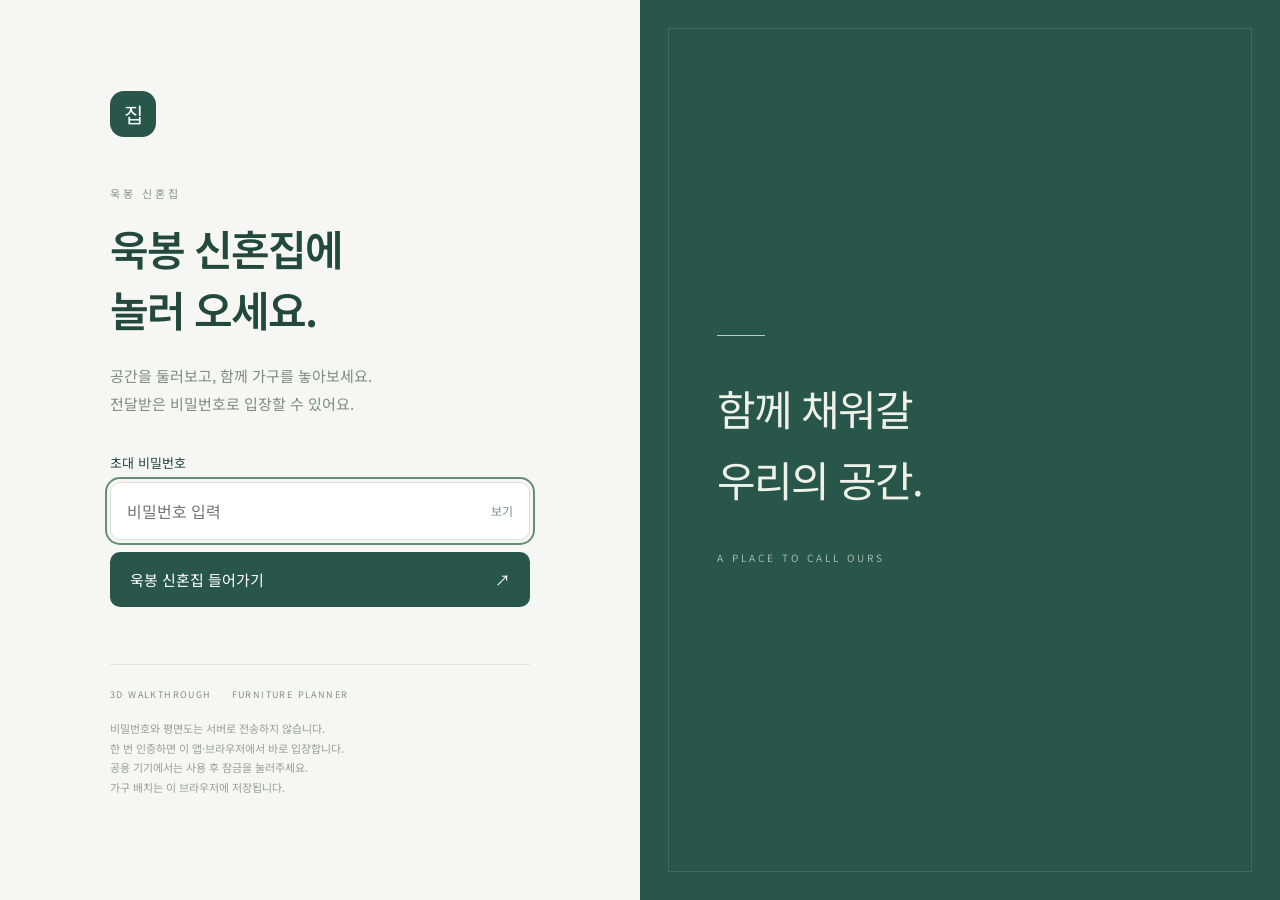
<file: dongcheon-home/index.html>
<!doctype html>
<html lang="ko"><head><link rel="icon" href="./app-icons/icon-192.png"><meta charset="utf-8"><meta name="viewport" content="width=device-width,initial-scale=1"><meta name="robots" content="noindex,nofollow"><meta name="referrer" content="no-referrer"><meta name="theme-color" content="#28564b"><meta name="apple-mobile-web-app-capable" content="yes"><meta name="apple-mobile-web-app-title" content="욱봉 신혼집"><link rel="manifest" href="./manifest.webmanifest"><link rel="apple-touch-icon" href="./app-icons/apple-touch-icon.png"><title>욱봉 신혼집 · 초대</title><meta name="description" content="비밀번호로 입장하는 욱봉 신혼집 3D 공간"><link rel="stylesheet" href="./lock.css"></head>
<body><main><div class="monogram" aria-hidden="true">집</div><span class="eyebrow">욱봉 신혼집</span><h1>욱봉 신혼집에<br>놀러 오세요.</h1><p class="intro">공간을 둘러보고, 함께 가구를 놓아보세요.<br>전달받은 비밀번호로 입장할 수 있어요.</p><form id="unlock-form"><label for="password">초대 비밀번호</label><div class="password-wrap"><input id="password" type="password" autocomplete="current-password" placeholder="비밀번호 입력" required autofocus><button type="button" id="show-password" aria-label="비밀번호 표시" aria-pressed="false">보기</button></div><button class="submit" id="submit" type="submit">욱봉 신혼집 들어가기 <span aria-hidden="true">↗</span></button><p id="status" role="status" aria-live="polite"></p></form><div class="foot"><span>3D WALKTHROUGH</span><span>FURNITURE PLANNER</span></div><p class="privacy">비밀번호와 평면도는 서버로 전송하지 않습니다.<br>한 번 인증하면 이 앱·브라우저에서 바로 입장합니다.<br>공용 기기에서는 사용 후 잠금을 눌러주세요.<br>가구 배치는 이 브라우저에 저장됩니다.</p></main><div class="side"><div class="rule"></div><p>함께 채워갈<br>우리의 공간.</p><span>A PLACE TO CALL OURS</span></div><script type="module" src="./unlock.js?v=201267fd1a8c"></script></body></html>
</file>
<file: css/style.css>
/* ==========================================================================
   jaeukmoon.github.io — light academic theme (al-folio top + Barron research)
   ========================================================================== */

:root {
  --bg: #ffffff;
  --ink: #212529;
  --muted: #5f6a72;
  --faint: #98a1a8;
  --line: #e7eaec;
  --accent: #17708c;        /* teal — links, emphasis (AA on white) */
  --accent-soft: #2698ba;   /* decorations, hover */
  --accent-tint: #edf6f9;   /* tag / highlight background */
  --radius: 8px;
  --content: 920px;
  --font: "Inter", -apple-system, "Segoe UI", Roboto, "Helvetica Neue", Arial, sans-serif;
}

* { box-sizing: border-box; }

html { scroll-behavior: smooth; }
@media (prefers-reduced-motion: reduce) {
  html { scroll-behavior: auto; }
  * { transition: none !important; }
}

body {
  margin: 0;
  background: var(--bg);
  color: var(--ink);
  font-family: var(--font);
  font-size: 16px;
  line-height: 1.65;
  -webkit-font-smoothing: antialiased;
}

a { color: var(--accent); text-decoration: none; }
a:hover { text-decoration: underline; text-underline-offset: 3px; }
a:focus-visible, button:focus-visible {
  outline: 2px solid var(--accent-soft);
  outline-offset: 3px;
  border-radius: 2px;
}

img { max-width: 100%; height: auto; }

.skip-link {
  position: absolute; left: -999px; top: 0;
  background: var(--accent); color: #fff; padding: 8px 16px; z-index: 99;
}
.skip-link:focus { left: 0; }

/* ===== Nav ===== */
.nav {
  position: sticky; top: 0; z-index: 10;
  background: rgba(255, 255, 255, 0.92);
  backdrop-filter: blur(6px);
  border-bottom: 1px solid var(--line);
}
.nav__inner {
  max-width: var(--content);
  margin: 0 auto;
  padding: 14px 24px;
  display: flex; align-items: center; justify-content: space-between; gap: 16px;
}
.nav__name {
  font-weight: 600; color: var(--ink); font-size: 1rem; letter-spacing: 0.01em;
}
.nav__name:hover { text-decoration: none; color: var(--accent); }
.nav__links {
  list-style: none; margin: 0; padding: 0;
  display: flex; gap: 26px; align-items: center;
}
.nav__links a { color: var(--muted); font-size: 0.92rem; }
.nav__links a:hover { color: var(--accent); text-decoration: none; }
.nav__resume {
  border: 1px solid var(--accent);
  border-radius: 5px;
  padding: 5px 14px;
  color: var(--accent) !important;
}
.nav__resume:hover { background: var(--accent-tint); }
.nav__hamburger { display: none; }

/* ===== Layout ===== */
main { max-width: var(--content); margin: 0 auto; padding: 0 24px; }

.section { padding: 56px 0 8px; }
.section__heading {
  font-size: 1.45rem; font-weight: 600; margin: 0 0 26px;
  padding-bottom: 10px; border-bottom: 1px solid var(--line);
  letter-spacing: -0.01em;
}
.subheading {
  font-size: 1.08rem; font-weight: 600; margin: 44px 0 14px;
}

/* ===== Intro / About ===== */
.section--intro { padding-top: 64px; }
.intro__name {
  font-size: clamp(2.2rem, 6vw, 3.1rem);
  font-weight: 300; margin: 0; letter-spacing: -0.02em; line-height: 1.15;
}
.intro__name b { font-weight: 600; color: var(--accent); }
.intro__tagline { color: var(--muted); font-size: 1.02rem; margin: 8px 0 34px; }

.intro__grid {
  display: grid; grid-template-columns: 1fr 290px; gap: 48px; align-items: start;
}
.intro__text p { margin: 0 0 16px; max-width: 66ch; }
.intro__skills-lead { color: var(--muted); font-size: 0.94rem; }
.intro__skills {
  display: grid; grid-template-columns: repeat(2, minmax(150px, 1fr));
  gap: 0 24px; max-width: 560px;
}

.tick-list { list-style: none; margin: 0; padding: 0; }
.tick-list li {
  position: relative; padding-left: 18px; margin-bottom: 6px; font-size: 0.9rem;
}
.tick-list li::before {
  content: "\25B8"; /* ▸ */
  position: absolute; left: 0; color: var(--accent-soft); font-size: 0.8rem; top: 2px;
}
.tick-list--roomy li { font-size: 0.95rem; margin-bottom: 10px; max-width: 78ch; }

.intro__aside { border-left: 1px solid var(--line); padding-left: 28px; }
.intro__photo {
  width: 100%; max-width: 240px; border-radius: var(--radius);
  border: 1px solid var(--line); display: block; margin-bottom: 20px;
}
.aside__heading {
  font-size: 0.8rem; font-weight: 600; letter-spacing: 0.09em; text-transform: uppercase;
  color: var(--faint); margin: 22px 0 10px;
}
.edu-item { margin-bottom: 14px; }
.edu-item__degree { font-weight: 600; font-size: 0.92rem; margin: 0; }
.edu-item__school { color: var(--muted); font-size: 0.88rem; margin: 1px 0 0; }
.edu-item__period { color: var(--faint); font-size: 0.8rem; margin: 1px 0 0; font-variant-numeric: tabular-nums; }
.edu-item__details { color: var(--muted); font-size: 0.8rem; margin: 5px 0 0; line-height: 1.55; }
.intro__contacts { display: flex; flex-direction: column; gap: 4px; margin-top: 22px; }
.intro__contacts a { font-size: 0.88rem; }
.intro__social { display: flex; gap: 15px; margin-top: 12px; }
.intro__social a { color: var(--muted); display: inline-flex; }
.intro__social a:hover { color: var(--accent); }
.intro__social svg { width: 20px; height: 20px; }

/* ===== Experience ===== */
.job { margin-bottom: 38px; }
.job__head {
  display: flex; justify-content: space-between; align-items: baseline;
  gap: 16px; flex-wrap: wrap; margin-bottom: 12px;
}
.job__title { font-size: 1.08rem; font-weight: 600; margin: 0; }
.job__company { color: var(--muted); font-weight: 500; }
.job__period {
  color: var(--faint); font-size: 0.88rem; margin: 0; white-space: nowrap;
  font-variant-numeric: tabular-nums;
}

/* ===== Research ===== */
.highlight {
  background: var(--accent-tint);
  border-left: 3px solid var(--accent);
  border-radius: 0 var(--radius) var(--radius) 0;
  padding: 20px 24px;
  margin-bottom: 40px;
}
.highlight__overline {
  font-size: 0.74rem; letter-spacing: 0.09em; text-transform: uppercase;
  color: var(--accent); font-weight: 600; margin: 0 0 6px;
}
.highlight__title { font-size: 1.12rem; font-weight: 600; margin: 0 0 8px; }
.highlight__desc { margin: 0 0 8px; max-width: 76ch; font-size: 0.95rem; }
.highlight__venue { color: var(--muted); font-size: 0.86rem; font-style: italic; margin: 0 0 10px; }

.paper-group { margin-bottom: 6px; }
.paper-group__label {
  font-size: 0.78rem; font-weight: 600; letter-spacing: 0.08em; text-transform: uppercase;
  color: var(--accent); margin: 30px 0 2px;
}
.paper-group__note { color: var(--muted); font-size: 0.83rem; margin: 0 0 2px; }
.papers { list-style: none; margin: 0; padding: 0; }
.paper {
  display: grid; grid-template-columns: 225px 1fr; gap: 26px;
  padding: 22px 0; border-top: 1px solid var(--line); align-items: start;
}
.paper-group .papers .paper:first-child { border-top: none; }
.paper__thumb {
  display: block; border: 1px solid var(--line); border-radius: 6px;
  overflow: hidden; background: #fff;
}
.paper__thumb img {
  display: block; width: 100%; height: 132px; object-fit: contain; padding: 6px;
}
.paper__thumb:hover { border-color: var(--accent-soft); }
.paper__eyebrow {
  font-size: 0.7rem; font-weight: 600; letter-spacing: 0.06em; text-transform: uppercase;
  color: var(--accent-soft); margin: 0 0 4px;
}
.paper__title { font-size: 1rem; font-weight: 600; margin: 0 0 6px; }
.paper__desc { font-size: 0.92rem; margin: 0 0 6px; max-width: 74ch; color: var(--ink); }
.paper__venue { color: var(--muted); font-size: 0.85rem; font-style: italic; margin: 0 0 8px; }

.tags { list-style: none; margin: 0; padding: 0; display: flex; flex-wrap: wrap; gap: 6px; }
.tags li {
  background: var(--accent-tint); color: var(--accent);
  font-size: 0.72rem; font-weight: 500; letter-spacing: 0.02em;
  border-radius: 20px; padding: 2px 10px;
}

/* ===== Publications ===== */
.pub-list { list-style: none; margin: 0; padding: 0; }
.pub {
  display: flex; gap: 18px; padding: 10px 0; border-top: 1px solid var(--line);
  align-items: baseline;
}
.pub:first-child { border-top: none; }
.pub__year {
  color: var(--faint); font-size: 0.88rem; width: 46px; flex-shrink: 0;
  font-variant-numeric: tabular-nums;
}
.pub__title { font-weight: 600; font-size: 0.94rem; margin: 0; }
.pub__status {
  display: inline-block; border: 1px solid var(--accent-soft); color: var(--accent);
  font-size: 0.68rem; font-weight: 500; border-radius: 4px; padding: 0 7px;
  margin-left: 6px; vertical-align: 2px; white-space: nowrap;
}
.pub__authors { color: var(--muted); font-size: 0.86rem; margin: 2px 0 0; }
.pub__authors strong { color: var(--ink); font-weight: 600; }
.pub__venue { color: var(--faint); font-size: 0.82rem; font-style: italic; margin: 1px 0 0; }
.pub-note { color: var(--muted); font-size: 0.86rem; margin-top: 16px; }
.section-lead { color: var(--muted); font-size: 0.9rem; margin: -6px 0 6px; max-width: 72ch; }

/* Collapsible co-authored list */
.pub-more { margin-top: 18px; }
.pub-more__toggle {
  cursor: pointer; list-style: none;
  display: inline-flex; align-items: center; gap: 7px;
  color: var(--accent); font-size: 0.9rem; font-weight: 500;
  padding: 6px 0; user-select: none;
}
.pub-more__toggle::-webkit-details-marker { display: none; }
.pub-more__toggle::before {
  content: "\25B8"; font-size: 0.82em; color: var(--accent-soft);
  transition: transform 0.15s ease;
}
.pub-more[open] .pub-more__toggle::before { transform: rotate(90deg); }
.pub-more__toggle:hover { text-decoration: underline; text-underline-offset: 3px; }
.pub-more .pub-list { margin-top: 12px; }

/* ===== Projects ===== */
.project-list {
  list-style: none; margin: 0; padding: 0;
  display: grid; grid-template-columns: 1fr 1fr; gap: 20px;
}
.project {
  border: 1px solid var(--line); border-radius: var(--radius);
  padding: 22px 24px;
  transition: box-shadow 0.15s ease, border-color 0.15s ease;
}
.project:hover { border-color: #d5dade; box-shadow: 0 3px 14px rgba(33, 37, 41, 0.06); }
.project__head { display: flex; justify-content: space-between; align-items: start; gap: 12px; }
.project__title { font-size: 1.02rem; font-weight: 600; margin: 0 0 10px; }
.project__repo { color: var(--muted); flex-shrink: 0; }
.project__repo:hover { color: var(--accent); }
.project__repo svg { width: 20px; height: 20px; }
.project__desc { font-size: 0.9rem; margin: 0 0 14px; }

.gp-list { list-style: none; margin: 0; padding: 0; }
.gp {
  display: flex; gap: 20px; padding: 10px 0; border-top: 1px solid var(--line);
  align-items: baseline;
}
.gp:first-child { border-top: none; }
.gp__period {
  color: var(--faint); font-size: 0.85rem; width: 86px; flex-shrink: 0;
  font-variant-numeric: tabular-nums;
}
.gp__title { font-weight: 600; font-size: 0.93rem; margin: 0; }
.gp__desc { color: var(--muted); font-size: 0.86rem; margin: 2px 0 0; max-width: 74ch; }

/* ===== Side Projects ===== */
.builds__lead { color: var(--muted); font-size: 0.95rem; margin: -8px 0 24px; max-width: 72ch; }
.builds {
  list-style: none; margin: 0; padding: 0;
  display: grid; grid-template-columns: repeat(auto-fill, minmax(250px, 1fr)); gap: 22px;
}
.build {
  border: 1px solid var(--line); border-radius: var(--radius); overflow: hidden;
  display: flex; flex-direction: column;
  transition: box-shadow 0.15s ease, border-color 0.15s ease;
}
.build:hover { border-color: #d5dade; box-shadow: 0 3px 14px rgba(33, 37, 41, 0.06); }
.build__thumb { display: block; border-bottom: 1px solid var(--line); background: #f4f6f7; }
.build__thumb img {
  display: block; width: 100%; height: auto;
  aspect-ratio: 880 / 550; object-fit: cover; object-position: top;
}
.build__thumb:hover { opacity: 0.94; }
.build__body { padding: 16px 18px 18px; display: flex; flex-direction: column; flex: 1; }
.build__title { font-size: 1rem; font-weight: 600; margin: 0 0 7px; }
.build__desc { font-size: 0.85rem; color: var(--muted); margin: 0 0 12px; line-height: 1.55; }
.build__body .tags { margin: 0 0 14px; }
.build__link { font-size: 0.85rem; font-weight: 500; color: var(--accent); align-self: flex-start; margin-top: auto; }

/* ===== Contact ===== */
.section--contact { padding-bottom: 30px; }
.contact__desc { max-width: 60ch; color: var(--muted); margin: 0 0 22px; }
.btn {
  display: inline-block; border: 1px solid var(--accent); color: var(--accent);
  border-radius: 6px; padding: 11px 26px; font-size: 0.95rem; font-weight: 500;
}
.btn:hover { background: var(--accent-tint); text-decoration: none; }

/* ===== Footer ===== */
.footer {
  max-width: var(--content); margin: 40px auto 0; padding: 26px 24px 34px;
  border-top: 1px solid var(--line);
  display: flex; flex-direction: column; align-items: center; gap: 10px;
}
.footer__social { display: flex; gap: 18px; }
.footer__social a { color: var(--muted); }
.footer__social a:hover { color: var(--accent); }
.footer__social svg { width: 20px; height: 20px; }
.footer p { color: var(--faint); font-size: 0.8rem; margin: 0; }

/* ===== Mobile ===== */
@media (max-width: 860px) {
  .intro__grid { grid-template-columns: 1fr; gap: 36px; }
  .intro__aside { border-left: none; padding-left: 0; border-top: 1px solid var(--line); padding-top: 28px; }
  .project-list { grid-template-columns: 1fr; }
}

@media (max-width: 700px) {
  .paper { grid-template-columns: 1fr; gap: 12px; }
  .paper__thumb { max-width: 320px; }

  .nav__hamburger {
    display: flex; flex-direction: column; gap: 4px;
    background: none; border: none; padding: 6px; cursor: pointer;
  }
  .nav__hamburger span {
    width: 20px; height: 2px; background: var(--ink); border-radius: 2px;
  }
  .nav nav { position: relative; }
  .nav__links {
    display: none;
    position: absolute; right: 0; top: 14px;
    background: #fff; border: 1px solid var(--line); border-radius: var(--radius);
    box-shadow: 0 6px 24px rgba(33, 37, 41, 0.1);
    flex-direction: column; gap: 0; padding: 8px 0; min-width: 170px;
  }
  .nav__links.open { display: flex; }
  .nav__links li { width: 100%; }
  .nav__links a { display: block; padding: 9px 18px; color: var(--ink); }
  .nav__resume { border: none; padding: 9px 18px !important; }

  .pub, .gp { flex-direction: column; gap: 2px; }
  .pub__year, .gp__period { width: auto; }
}
</file>
<file: dongcheon-home/lock.css>
@import url('https://fonts.googleapis.com/css2?family=Noto+Sans+KR:wght@400;500;600;700&display=swap');
*{box-sizing:border-box}body{margin:0;min-height:100dvh;display:grid;grid-template-columns:1fr 1fr;background:#f6f7f3;color:#23483d;font-family:'Noto Sans KR',sans-serif}main{max-width:540px;width:100%;margin:auto;padding:55px 60px}.monogram{width:46px;height:46px;background:#28564b;color:#fff;border-radius:14px;display:grid;place-items:center;font-size:21px;margin-bottom:42px}.eyebrow{font-size:11px;letter-spacing:3px;color:#819288}h1{font-size:42px;line-height:1.45;letter-spacing:-2px;font-weight:600;margin:15px 0 22px}.intro{font-size:15px;color:#7d8d82;line-height:1.9;margin-bottom:34px}label{display:block;font-size:13px;margin-bottom:10px}.password-wrap{display:flex;background:#fff;border:1px solid #dce3da;border-radius:10px;overflow:hidden}input,button{font:inherit}input{border:0;background:none;width:100%;min-width:0;padding:16px;font-size:16px;color:#23483d}input:focus{outline:none}.password-wrap:focus-within{outline:2px solid #648e7a;outline-offset:3px}button{border:0;cursor:pointer}#show-password{font-size:12px;background:transparent;color:#7e9084;padding:0 16px;white-space:nowrap}.submit{display:flex;justify-content:space-between;align-items:center;width:100%;background:#28564b;color:#fff;border-radius:10px;padding:17px 20px;margin-top:12px;font-size:15px}.submit:hover{background:#386e5e}.submit:disabled{opacity:.65;cursor:wait}button:focus-visible{outline:3px solid #81a999;outline-offset:4px}#status{font-size:13px;min-height:22px;color:#a45a49;line-height:1.6}.foot{display:flex;gap:20px;border-top:1px solid #dfe6dc;padding-top:23px;margin-top:22px;color:#7e9184;font-size:9px;letter-spacing:1.4px}.privacy{font-size:11px;line-height:1.8;color:#96a197;margin-top:18px}.side{background:#28564b;display:flex;flex-direction:column;justify-content:center;padding:12%;color:#eef2e9;position:relative}.side:after{content:'';position:absolute;inset:28px;border:1px solid #ffffff1c;pointer-events:none}.side .rule{width:48px;height:1px;background:#becbbe}.side p{font-size:42px;font-weight:400;letter-spacing:-2px;line-height:1.7;margin:36px 0}.side>span{font-size:10px;letter-spacing:3px;color:#a5bbae}@media(max-width:800px){body{display:block}main{padding:40px 28px;max-width:450px}.side{display:none}.monogram{margin-bottom:30px}h1{font-size:36px}.intro{font-size:14px}}
</file>
